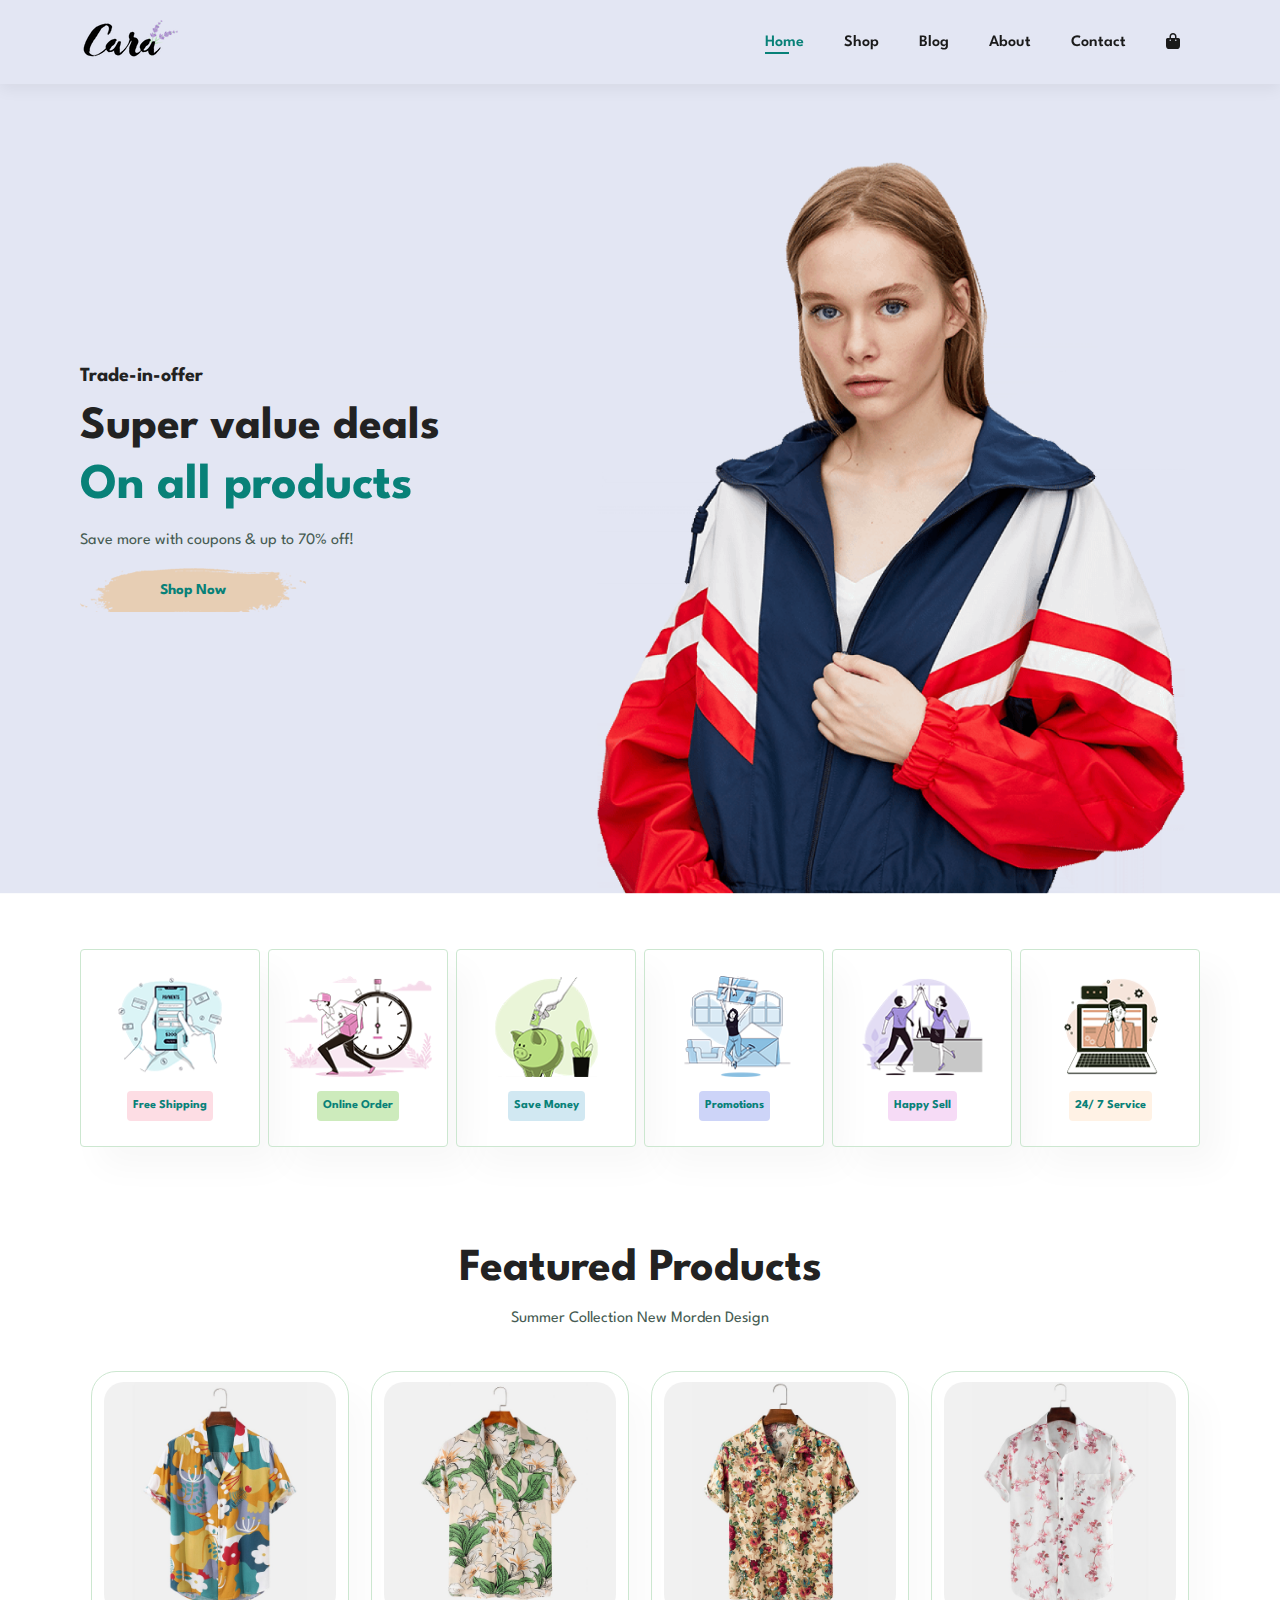
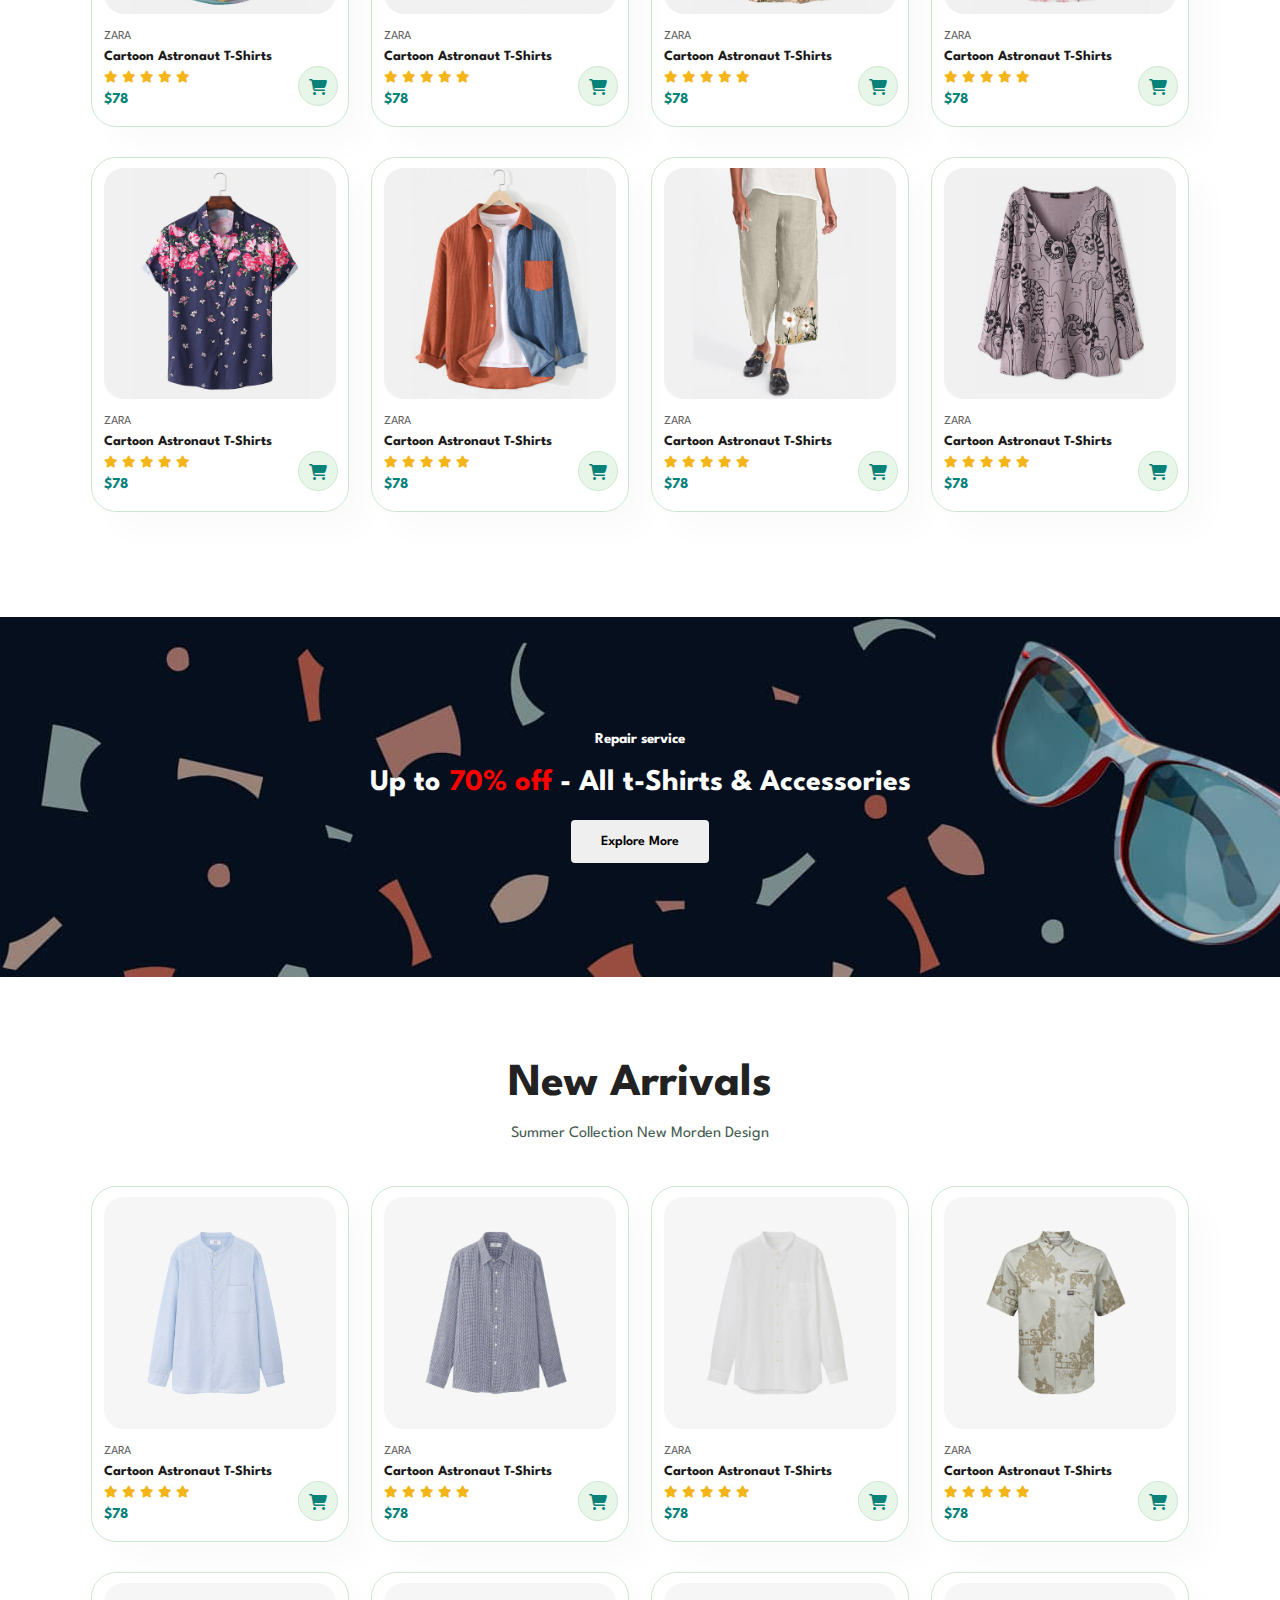
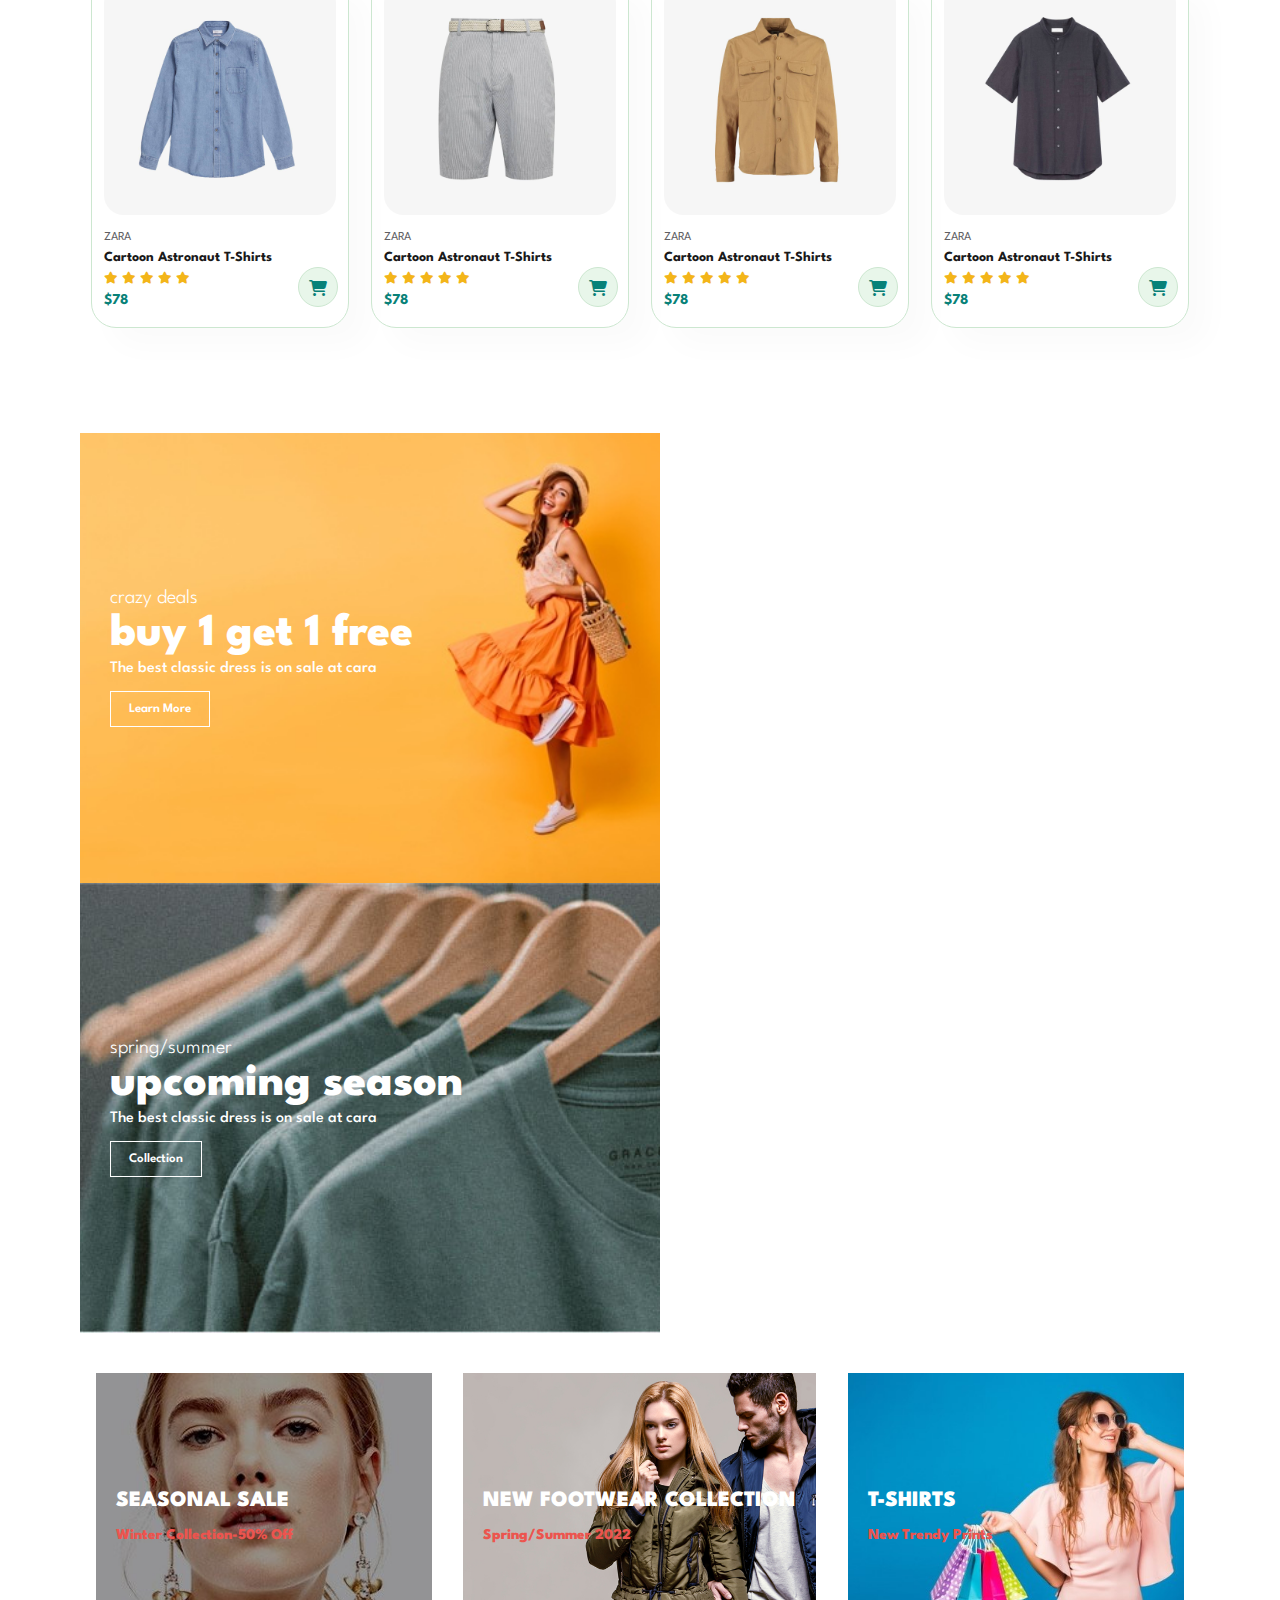
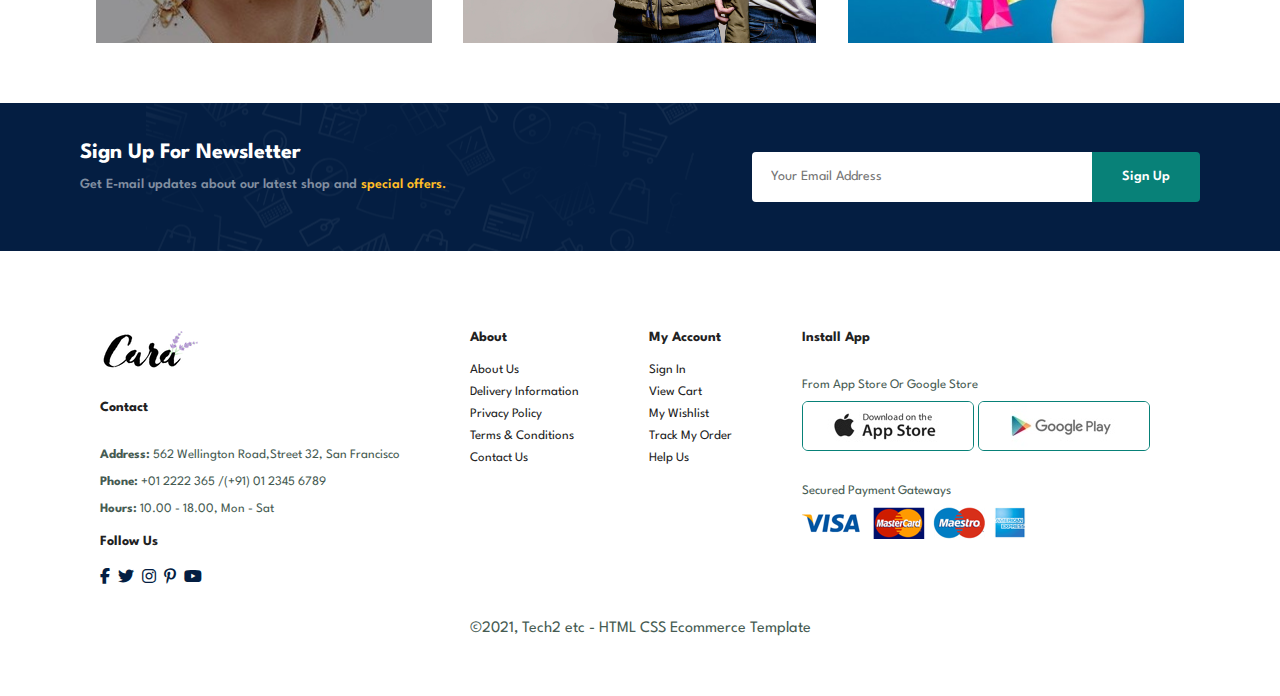
<file: index.html>
<!DOCTYPE html>
<html lang="en">
<head>
    <meta charset="UTF-8">
    <meta name="viewport" content="width=device-width, initial-scale=1.0">
    <title>E-Commerce</title>
    <link rel="stylesheet" href="https://cdnjs.cloudflare.com/ajax/libs/font-awesome/6.6.0/css/all.min.css"/>
    <link rel="stylesheet" href="style.css">
</head>
<body>
   <section id="header">
    <a href="#"><img src="img/logo.png" class="logo" alt="logo"></a>

    <div>
        <ul id="navbar">
            <li><a class="active" href="index.html">Home</a></li>
            <li><a href="shop.html">Shop</a></li>
            <li><a href="blog.html">Blog</a></li>
            <li><a href="about.html">About</a></li>
            <li><a href="contact.html">Contact</a></li>
            <li id="sh-bag"><a href="cart.html"><i class="fa-solid fa-bag-shopping"></i></a></li>
            <a href="#" id="close"><i class="far fa-times"></i></a>
        </ul>
    </div>

    <div id="mobile">
        <a href="cart.html"><i class="fa-solid fa-bag-shopping"></i></a>
        <i id="bar" class="fas fa-outdent"></i>
    </div>
   </section>
   <section id="hero">
    <h4>Trade-in-offer</h4>
    <h2>Super value deals</h2>
    <h1>On all products</h1>
    <p>Save more with coupons & up to 70% off!</p>
    <button>Shop Now</button>
   </section>
   <section id="feature" class="section-p1">
    <div class="fe-box">
        <img src="img/features/f1.png" alt="Free Shipping">
        <h6>Free Shipping</h6>
    </div>
    <div class="fe-box">
        <img src="img/features/f2.png" alt="Online Order">
        <h6>Online Order</h6>
    </div>
    <div class="fe-box">
        <img src="img/features/f3.png" alt="Save Money">
        <h6>Save Money</h6>
    </div>
    <div class="fe-box">
        <img src="img/features/f4.png" alt="Promotions">
        <h6>Promotions</h6>
    </div>
    <div class="fe-box">
        <img src="img/features/f5.png" alt="Happy Sell">
        <h6>Happy Sell</h6>
    </div>
    <div class="fe-box">
        <img src="img/features/f6.png" alt="24/ 7 Service">
        <h6>24/ 7 Service</h6>
    </div>
   </section>
   <section id="product1" class="section-p1">
    <h2>Featured Products</h2>
    <p>Summer Collection New Morden Design</p>
    <div class="pro-container">
        <div class="pro">
            <img src="img/products/f1.jpg" alt="">
            <div class="des">
                <span>ZARA</span>
                <h5>Cartoon Astronaut T-Shirts</h5>
                <div class="star">
                    <i class="fas fa-star"></i>
                    <i class="fas fa-star"></i>
                    <i class="fas fa-star"></i>
                    <i class="fas fa-star"></i>
                    <i class="fas fa-star"></i>
                </div>
                <h4>$78</h4>
            </div>
            <a href="#"><i class="fas fa-shopping-cart cart"></i></a>
        </div>
        <div class="pro">
            <img src="img/products/f2.jpg" alt="">
            <div class="des">
                <span>ZARA</span>
                <h5>Cartoon Astronaut T-Shirts</h5>
                <div class="star">
                    <i class="fas fa-star"></i>
                    <i class="fas fa-star"></i>
                    <i class="fas fa-star"></i>
                    <i class="fas fa-star"></i>
                    <i class="fas fa-star"></i>
                </div>
                <h4>$78</h4>
            </div>
            <a href="#"><i class="fas fa-shopping-cart cart"></i></a>
        </div>
        <div class="pro">
            <img src="img/products/f3.jpg" alt="">
            <div class="des">
                <span>ZARA</span>
                <h5>Cartoon Astronaut T-Shirts</h5>
                <div class="star">
                    <i class="fas fa-star"></i>
                    <i class="fas fa-star"></i>
                    <i class="fas fa-star"></i>
                    <i class="fas fa-star"></i>
                    <i class="fas fa-star"></i>
                </div>
                <h4>$78</h4>
            </div>
            <a href="#"><i class="fas fa-shopping-cart cart"></i></a>
        </div>
        <div class="pro">
            <img src="img/products/f4.jpg" alt="">
            <div class="des">
                <span>ZARA</span>
                <h5>Cartoon Astronaut T-Shirts</h5>
                <div class="star">
                    <i class="fas fa-star"></i>
                    <i class="fas fa-star"></i>
                    <i class="fas fa-star"></i>
                    <i class="fas fa-star"></i>
                    <i class="fas fa-star"></i>
                </div>
                <h4>$78</h4>
            </div>
            <a href="#"><i class="fas fa-shopping-cart cart"></i></a>
        </div>
        <div class="pro">
            <img src="img/products/f5.jpg" alt="">
            <div class="des">
                <span>ZARA</span>
                <h5>Cartoon Astronaut T-Shirts</h5>
                <div class="star">
                    <i class="fas fa-star"></i>
                    <i class="fas fa-star"></i>
                    <i class="fas fa-star"></i>
                    <i class="fas fa-star"></i>
                    <i class="fas fa-star"></i>
                </div>
                <h4>$78</h4>
            </div>
            <a href="#"><i class="fas fa-shopping-cart cart"></i></a>
        </div>
        <div class="pro">
            <img src="img/products/f6.jpg" alt="">
            <div class="des">
                <span>ZARA</span>
                <h5>Cartoon Astronaut T-Shirts</h5>
                <div class="star">
                    <i class="fas fa-star"></i>
                    <i class="fas fa-star"></i>
                    <i class="fas fa-star"></i>
                    <i class="fas fa-star"></i>
                    <i class="fas fa-star"></i>
                </div>
                <h4>$78</h4>
            </div>
            <a href="#"><i class="fas fa-shopping-cart cart"></i></a>
        </div>
        <div class="pro">
            <img src="img/products/f7.jpg" alt="">
            <div class="des">
                <span>ZARA</span>
                <h5>Cartoon Astronaut T-Shirts</h5>
                <div class="star">
                    <i class="fas fa-star"></i>
                    <i class="fas fa-star"></i>
                    <i class="fas fa-star"></i>
                    <i class="fas fa-star"></i>
                    <i class="fas fa-star"></i>
                </div>
                <h4>$78</h4>
            </div>
            <a href="#"><i class="fas fa-shopping-cart cart"></i></a>
        </div>
        <div class="pro">
            <img src="img/products/f8.jpg" alt="">
            <div class="des">
                <span>ZARA</span>
                <h5>Cartoon Astronaut T-Shirts</h5>
                <div class="star">
                    <i class="fas fa-star"></i>
                    <i class="fas fa-star"></i>
                    <i class="fas fa-star"></i>
                    <i class="fas fa-star"></i>
                    <i class="fas fa-star"></i>
                </div>
                <h4>$78</h4>
            </div>
            <a href="#"><i class="fas fa-shopping-cart cart"></i></a>
        </div>
    </div>
   </section>
   <section id="banner" class="section-m1">
    <h4>Repair service</h4>
    <h2>Up to <span>70% off</span> - All t-Shirts & Accessories</h2>
    <button class="normal">Explore More</button>

   </section>
   <section id="product1" class="section-p1">
    <h2>New Arrivals</h2>
    <p>Summer Collection New Morden Design</p>
    <div class="pro-container">
        <div class="pro">
            <img src="img/products/n1.jpg" alt="">
            <div class="des">
                <span>ZARA</span>
                <h5>Cartoon Astronaut T-Shirts</h5>
                <div class="star">
                    <i class="fas fa-star"></i>
                    <i class="fas fa-star"></i>
                    <i class="fas fa-star"></i>
                    <i class="fas fa-star"></i>
                    <i class="fas fa-star"></i>
                </div>
                <h4>$78</h4>
            </div>
            <a href="#"><i class="fas fa-shopping-cart cart"></i></a>
        </div>
        <div class="pro">
            <img src="img/products/n2.jpg" alt="">
            <div class="des">
                <span>ZARA</span>
                <h5>Cartoon Astronaut T-Shirts</h5>
                <div class="star">
                    <i class="fas fa-star"></i>
                    <i class="fas fa-star"></i>
                    <i class="fas fa-star"></i>
                    <i class="fas fa-star"></i>
                    <i class="fas fa-star"></i>
                </div>
                <h4>$78</h4>
            </div>
            <a href="#"><i class="fas fa-shopping-cart cart"></i></a>
        </div>
        <div class="pro">
            <img src="img/products/n3.jpg" alt="">
            <div class="des">
                <span>ZARA</span>
                <h5>Cartoon Astronaut T-Shirts</h5>
                <div class="star">
                    <i class="fas fa-star"></i>
                    <i class="fas fa-star"></i>
                    <i class="fas fa-star"></i>
                    <i class="fas fa-star"></i>
                    <i class="fas fa-star"></i>
                </div>
                <h4>$78</h4>
            </div>
            <a href="#"><i class="fas fa-shopping-cart cart"></i></a>
        </div>
        <div class="pro">
            <img src="img/products/n4.jpg" alt="">
            <div class="des">
                <span>ZARA</span>
                <h5>Cartoon Astronaut T-Shirts</h5>
                <div class="star">
                    <i class="fas fa-star"></i>
                    <i class="fas fa-star"></i>
                    <i class="fas fa-star"></i>
                    <i class="fas fa-star"></i>
                    <i class="fas fa-star"></i>
                </div>
                <h4>$78</h4>
            </div>
            <a href="#"><i class="fas fa-shopping-cart cart"></i></a>
        </div>
        <div class="pro">
            <img src="img/products/n5.jpg" alt="">
            <div class="des">
                <span>ZARA</span>
                <h5>Cartoon Astronaut T-Shirts</h5>
                <div class="star">
                    <i class="fas fa-star"></i>
                    <i class="fas fa-star"></i>
                    <i class="fas fa-star"></i>
                    <i class="fas fa-star"></i>
                    <i class="fas fa-star"></i>
                </div>
                <h4>$78</h4>
            </div>
            <a href="#"><i class="fas fa-shopping-cart cart"></i></a>
        </div>
        <div class="pro">
            <img src="img/products/n6.jpg" alt="">
            <div class="des">
                <span>ZARA</span>
                <h5>Cartoon Astronaut T-Shirts</h5>
                <div class="star">
                    <i class="fas fa-star"></i>
                    <i class="fas fa-star"></i>
                    <i class="fas fa-star"></i>
                    <i class="fas fa-star"></i>
                    <i class="fas fa-star"></i>
                </div>
                <h4>$78</h4>
            </div>
            <a href="#"><i class="fas fa-shopping-cart cart"></i></a>
        </div>
        <div class="pro">
            <img src="img/products/n7.jpg" alt="">
            <div class="des">
                <span>ZARA</span>
                <h5>Cartoon Astronaut T-Shirts</h5>
                <div class="star">
                    <i class="fas fa-star"></i>
                    <i class="fas fa-star"></i>
                    <i class="fas fa-star"></i>
                    <i class="fas fa-star"></i>
                    <i class="fas fa-star"></i>
                </div>
                <h4>$78</h4>
            </div>
            <a href="#"><i class="fas fa-shopping-cart cart"></i></a>
        </div>
        <div class="pro">
            <img src="img/products/n8.jpg" alt="">
            <div class="des">
                <span>ZARA</span>
                <h5>Cartoon Astronaut T-Shirts</h5>
                <div class="star">
                    <i class="fas fa-star"></i>
                    <i class="fas fa-star"></i>
                    <i class="fas fa-star"></i>
                    <i class="fas fa-star"></i>
                    <i class="fas fa-star"></i>
                </div>
                <h4>$78</h4>
            </div>
            <a href="#"><i class="fas fa-shopping-cart cart"></i></a>
        </div>
    </div>
   </section>
   <section id="sm-banner" class="section-p1">
    <div class="banner-box">
        <h4>crazy deals</h4>
        <h2>buy 1 get 1 free</h2>
        <span>The best classic dress is on sale at cara</span>
        <button class="white">Learn More</button>
    </div>
    <div class="banner-box banner-box2">
        <h4>spring/summer</h4>
        <h2>upcoming season</h2>
        <span>The best classic dress is on sale at cara</span>
        <button class="white">Collection</button>
    </div>
   </section>
   <section id="banner3">
    <div class="banner-box">
        <h2>SEASONAL SALE</h2>
        <h3>Winter Collection-50% Off</h3>
    </div>
    <div class="banner-box banner-box2">
        <h2>NEW FOOTWEAR COLLECTION</h2>
        <h3>Spring/Summer 2022</h3>
    </div>
    <div class="banner-box banner-box3">
        <h2>T-SHIRTS</h2>
        <h3>New Trendy Prints</h3>
    </div>
    </div>
   </section>
   <section id="newsletter" class="section-p1 section-m1">
    <div class="newstext">
        <h4>Sign Up For Newsletter</h4>
        <p>Get E-mail updates about our latest shop and <span>special offers.</span> </p>
        <p></p>
    </div>
    <div class="form">
        <input type="text" placeholder="Your Email Address"> 
        <button class="normal">Sign Up</button>
    </div>
   </section>
   <footer class="section-p1">
    <div class="col">
        <img class="logo" src="img/logo.png" alt="">
        <h4>Contact</h4>
        <p><strong>Address: </strong>562 Wellington Road,Street 32, San Francisco</p>
        <p><strong>Phone: </strong>+01 2222 365 /(+91) 01 2345 6789</p>
        <p><strong>Hours: </strong>10.00 - 18.00, Mon - Sat</p>
        <div class="follow">
            <h4>Follow Us</h4>
            <div class="icon">
                <i class="fab fa-facebook-f"></i>
                <i class="fab fa-twitter"></i>
                <i class="fab fa-instagram"></i>
                <i class="fab fa-pinterest-p"></i>
                <i class="fab fa-youtube"></i>
            </div>
        </div>
    </div>
    <div class="col">
        <h4>About</h4>
        <a href="#">About Us</a>
        <a href="#">Delivery Information</a>
        <a href="#">Privacy Policy</a>
        <a href="#">Terms & Conditions</a>
        <a href="#">Contact Us</a>
    </div>

    <div class="col">
        <h4>My Account</h4>
        <a href="#">Sign In</a>
        <a href="#">View Cart</a>
        <a href="#">My Wishlist</a>
        <a href="#">Track My Order</a>
        <a href="#">Help Us</a>
    </div>

    <div class="col install">
        <h4>Install App</h4>
        <p>From App Store Or Google Store</p>
        <div class="row">
            <img src="img/pay/app.jpg" alt="">
            <img src="img/pay/play.jpg" alt="">
        </div>
        <p>Secured Payment Gateways</p>
        <img src="img/pay/pay.png" alt="">
    </div>

    <div class="copyright">
        <p>&COPY;2021, Tech2 etc - HTML CSS Ecommerce Template</p>
    </div>

 </footer>
    <script src="script.js"></script>
</body>
</html>
</file>
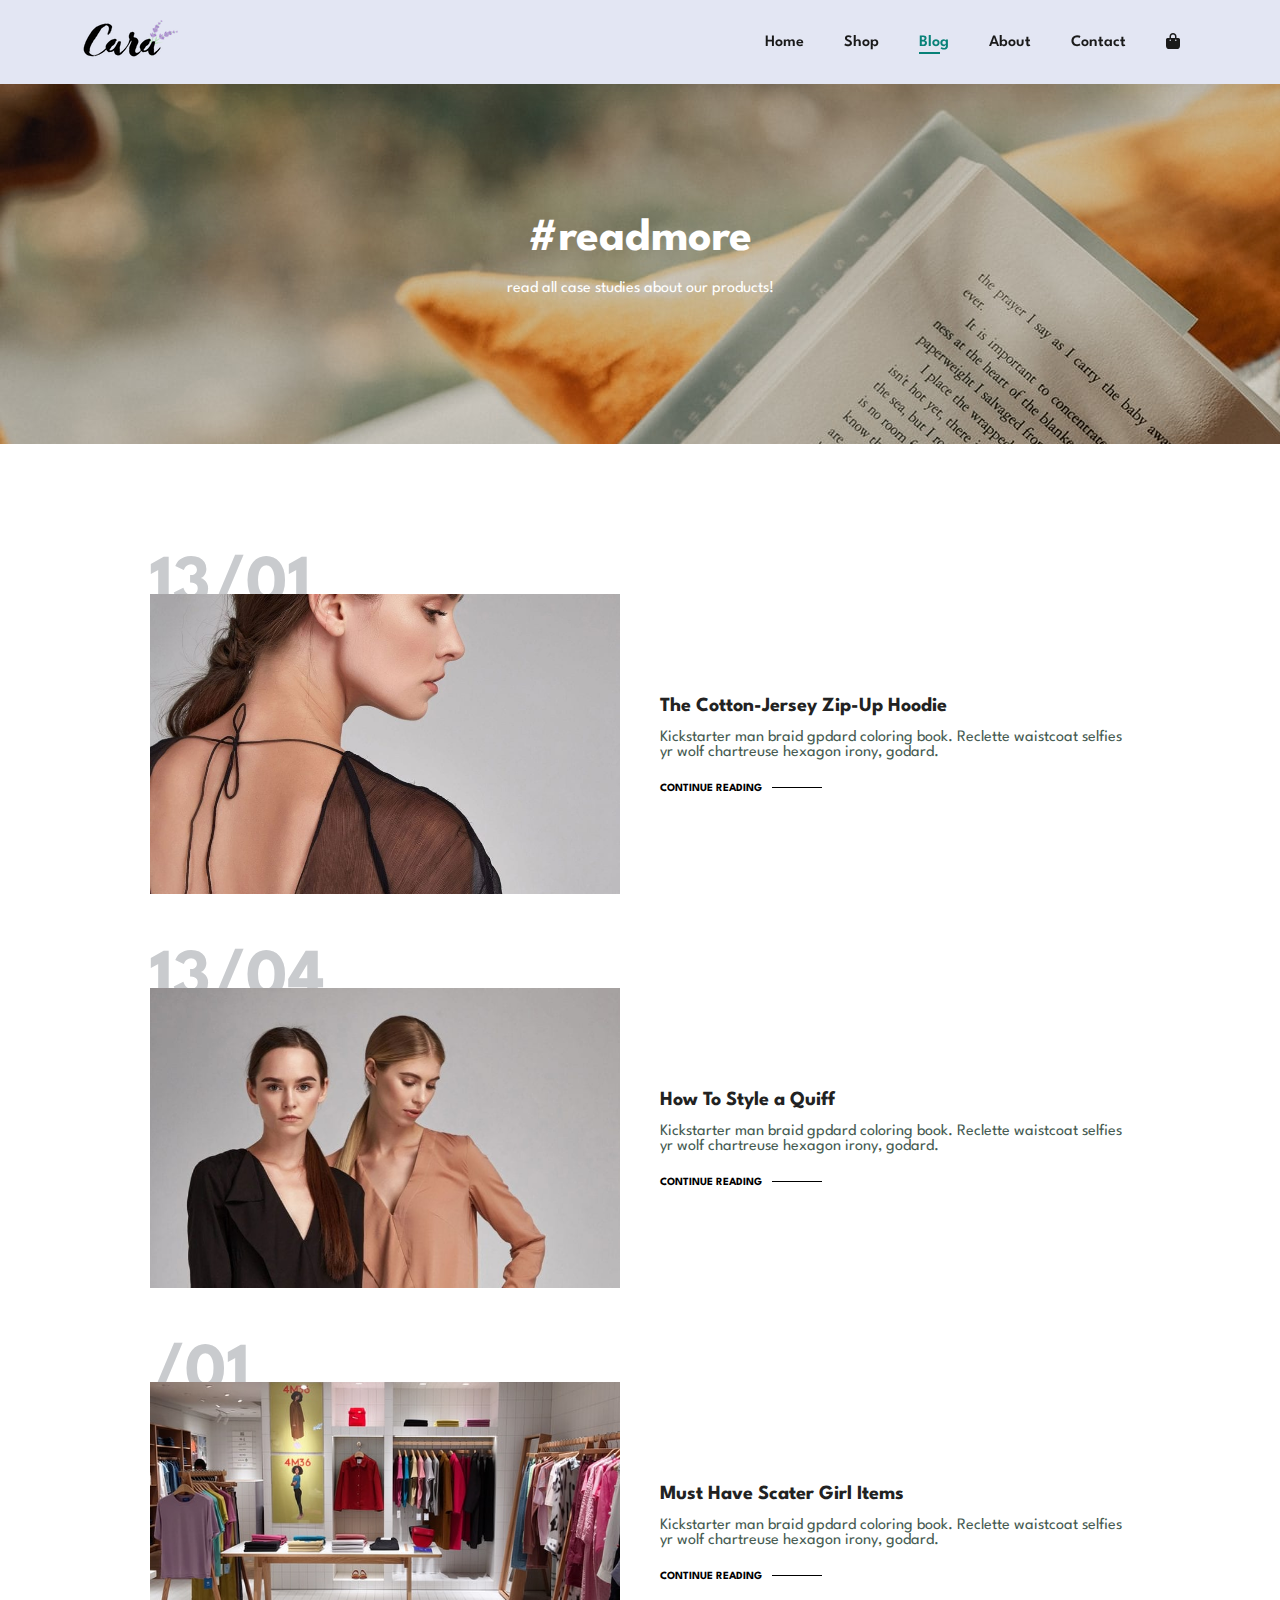
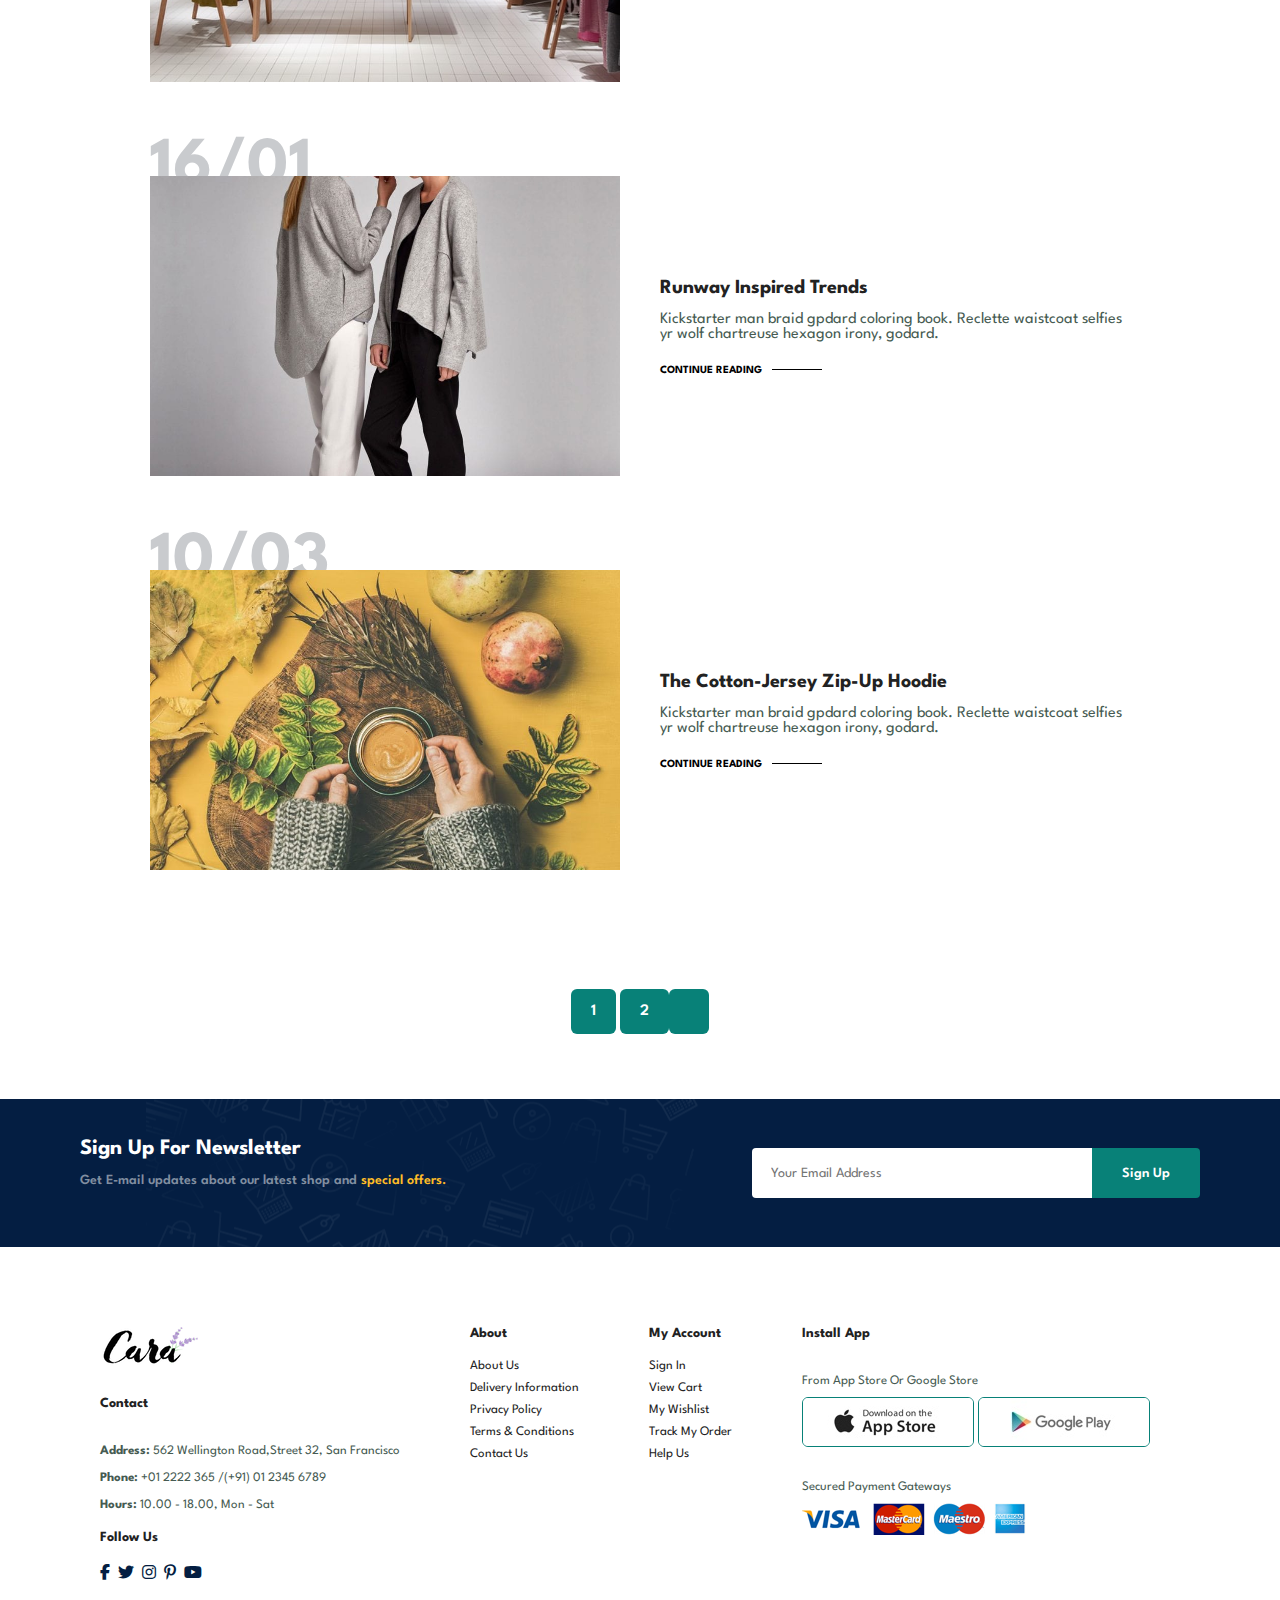
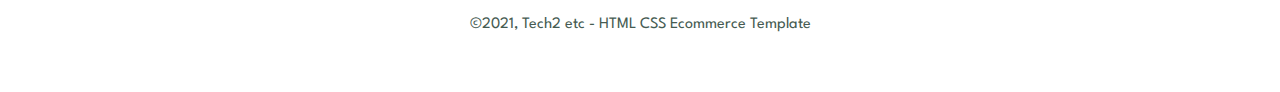
<file: blog.html>
<!DOCTYPE html>
<html lang="en">
  <head>
    <meta charset="UTF-8" />
    <meta name="viewport" content="width=device-width, initial-scale=1.0" />
    <title>E-Commerce</title>
    <link
      rel="stylesheet"
      href="https://cdnjs.cloudflare.com/ajax/libs/font-awesome/6.6.0/css/all.min.css"
    />
    <link rel="stylesheet" href="style.css" />
  </head>
  <body>
    <section id="header">
      <a href="#"><img src="img/logo.png" class="logo" alt="logo" /></a>

      <div>
        <ul id="navbar">
          <li><a href="index.html">Home</a></li>
          <li><a href="shop.html">Shop</a></li>
          <li><a class="active" href="blog.html">Blog</a></li>
          <li><a href="about.html">About</a></li>
          <li><a href="contact.html">Contact</a></li>
          <li id="sh-bag">
            <a href="cart.html"><i class="fa-solid fa-bag-shopping"></i></a>
          </li>
          <a href="#" id="close"><i class="far fa-times"></i></a>
        </ul>
      </div>

      <div id="mobile">
        <a href="cart.html"><i class="fa-solid fa-bag-shopping"></i></a>
        <i id="bar" class="fas fa-outdent"></i>
      </div>
    </section>
    <section id="page-header" class="blog-header">
      <h2>#readmore</h2>
      <p>read all case studies about our products!</p>
    </section>
    <section id="blog">
        <div class="blog-box">
            <div class="blog-img">
                <img src="img/blog/b1.jpg" alt="">
            </div>
            <div class="blog-details">
                <h4>The Cotton-Jersey Zip-Up Hoodie</h4>
                <p>Kickstarter man braid gpdard coloring book. Reclette waistcoat selfies yr wolf chartreuse hexagon irony, godard.</p>
                <a href="#">CONTINUE READING</a>
            </div>
            <h1>13/01</h1>
        </div>
        <div class="blog-box">
            <div class="blog-img">
                <img src="img/blog/b2.jpg" alt="">
            </div>
            <div class="blog-details">
                <h4>How To Style a Quiff</h4>
                <p>Kickstarter man braid gpdard coloring book. Reclette waistcoat selfies yr wolf chartreuse hexagon irony, godard.</p>
                <a href="#">CONTINUE READING</a>
            </div>
            <h1>13/04</h1>
        </div>
        <div class="blog-box">
            <div class="blog-img">
                <img src="img/blog/b3.jpg" alt="">
            </div>
            <div class="blog-details">
                <h4>Must Have Scater Girl Items</h4>
                <p>Kickstarter man braid gpdard coloring book. Reclette waistcoat selfies yr wolf chartreuse hexagon irony, godard.</p>
                <a href="#">CONTINUE READING</a>
            </div>
            <h1>/01</h1>
        </div>
        <div class="blog-box">
            <div class="blog-img">
                <img src="img/blog/b4.jpg" alt="">
            </div>
            <div class="blog-details">
                <h4>Runway Inspired Trends</h4>
                <p>Kickstarter man braid gpdard coloring book. Reclette waistcoat selfies yr wolf chartreuse hexagon irony, godard.</p>
                <a href="#">CONTINUE READING</a>
            </div>
            <h1>16/01</h1>
        </div>
        <div class="blog-box">
            <div class="blog-img">
                <img src="img/blog/b6.jpg" alt="">
            </div>
            <div class="blog-details">
                <h4>The Cotton-Jersey Zip-Up Hoodie</h4>
                <p>Kickstarter man braid gpdard coloring book. Reclette waistcoat selfies yr wolf chartreuse hexagon irony, godard.</p>
                <a href="#">CONTINUE READING</a>
            </div>
            <h1>10/03</h1>
        </div>
    </section>
    <section id="pagination" class="section-p1">
      <a href="#">1</a>
      <a href="#">2</a>
      <a href="#"><i class="fal fa-long-arrow-alt-right"></i></a>
    </section>
    <section id="newsletter" class="section-p1 section-m1">
      <div class="newstext">
        <h4>Sign Up For Newsletter</h4>
        <p>
          Get E-mail updates about our latest shop and
          <span>special offers.</span>
        </p>
        <p></p>
      </div>
      <div class="form">
        <input type="text" placeholder="Your Email Address" />
        <button class="normal">Sign Up</button>
      </div>
    </section>
    <footer class="section-p1">
      <div class="col">
        <img class="logo" src="img/logo.png" alt="" />
        <h4>Contact</h4>
        <p>
          <strong>Address: </strong>562 Wellington Road,Street 32, San Francisco
        </p>
        <p><strong>Phone: </strong>+01 2222 365 /(+91) 01 2345 6789</p>
        <p><strong>Hours: </strong>10.00 - 18.00, Mon - Sat</p>
        <div class="follow">
          <h4>Follow Us</h4>
          <div class="icon">
            <i class="fab fa-facebook-f"></i>
            <i class="fab fa-twitter"></i>
            <i class="fab fa-instagram"></i>
            <i class="fab fa-pinterest-p"></i>
            <i class="fab fa-youtube"></i>
          </div>
        </div>
      </div>
      <div class="col">
        <h4>About</h4>
        <a href="#">About Us</a>
        <a href="#">Delivery Information</a>
        <a href="#">Privacy Policy</a>
        <a href="#">Terms & Conditions</a>
        <a href="#">Contact Us</a>
      </div>

      <div class="col">
        <h4>My Account</h4>
        <a href="#">Sign In</a>
        <a href="#">View Cart</a>
        <a href="#">My Wishlist</a>
        <a href="#">Track My Order</a>
        <a href="#">Help Us</a>
      </div>

      <div class="col install">
        <h4>Install App</h4>
        <p>From App Store Or Google Store</p>
        <div class="row">
          <img src="img/pay/app.jpg" alt="" />
          <img src="img/pay/play.jpg" alt="" />
        </div>
        <p>Secured Payment Gateways</p>
        <img src="img/pay/pay.png" alt="" />
      </div>

      <div class="copyright">
        <p>&COPY;2021, Tech2 etc - HTML CSS Ecommerce Template</p>
      </div>
    </footer>
    <script src="script.js"></script>
  </body>
</html>
</file>
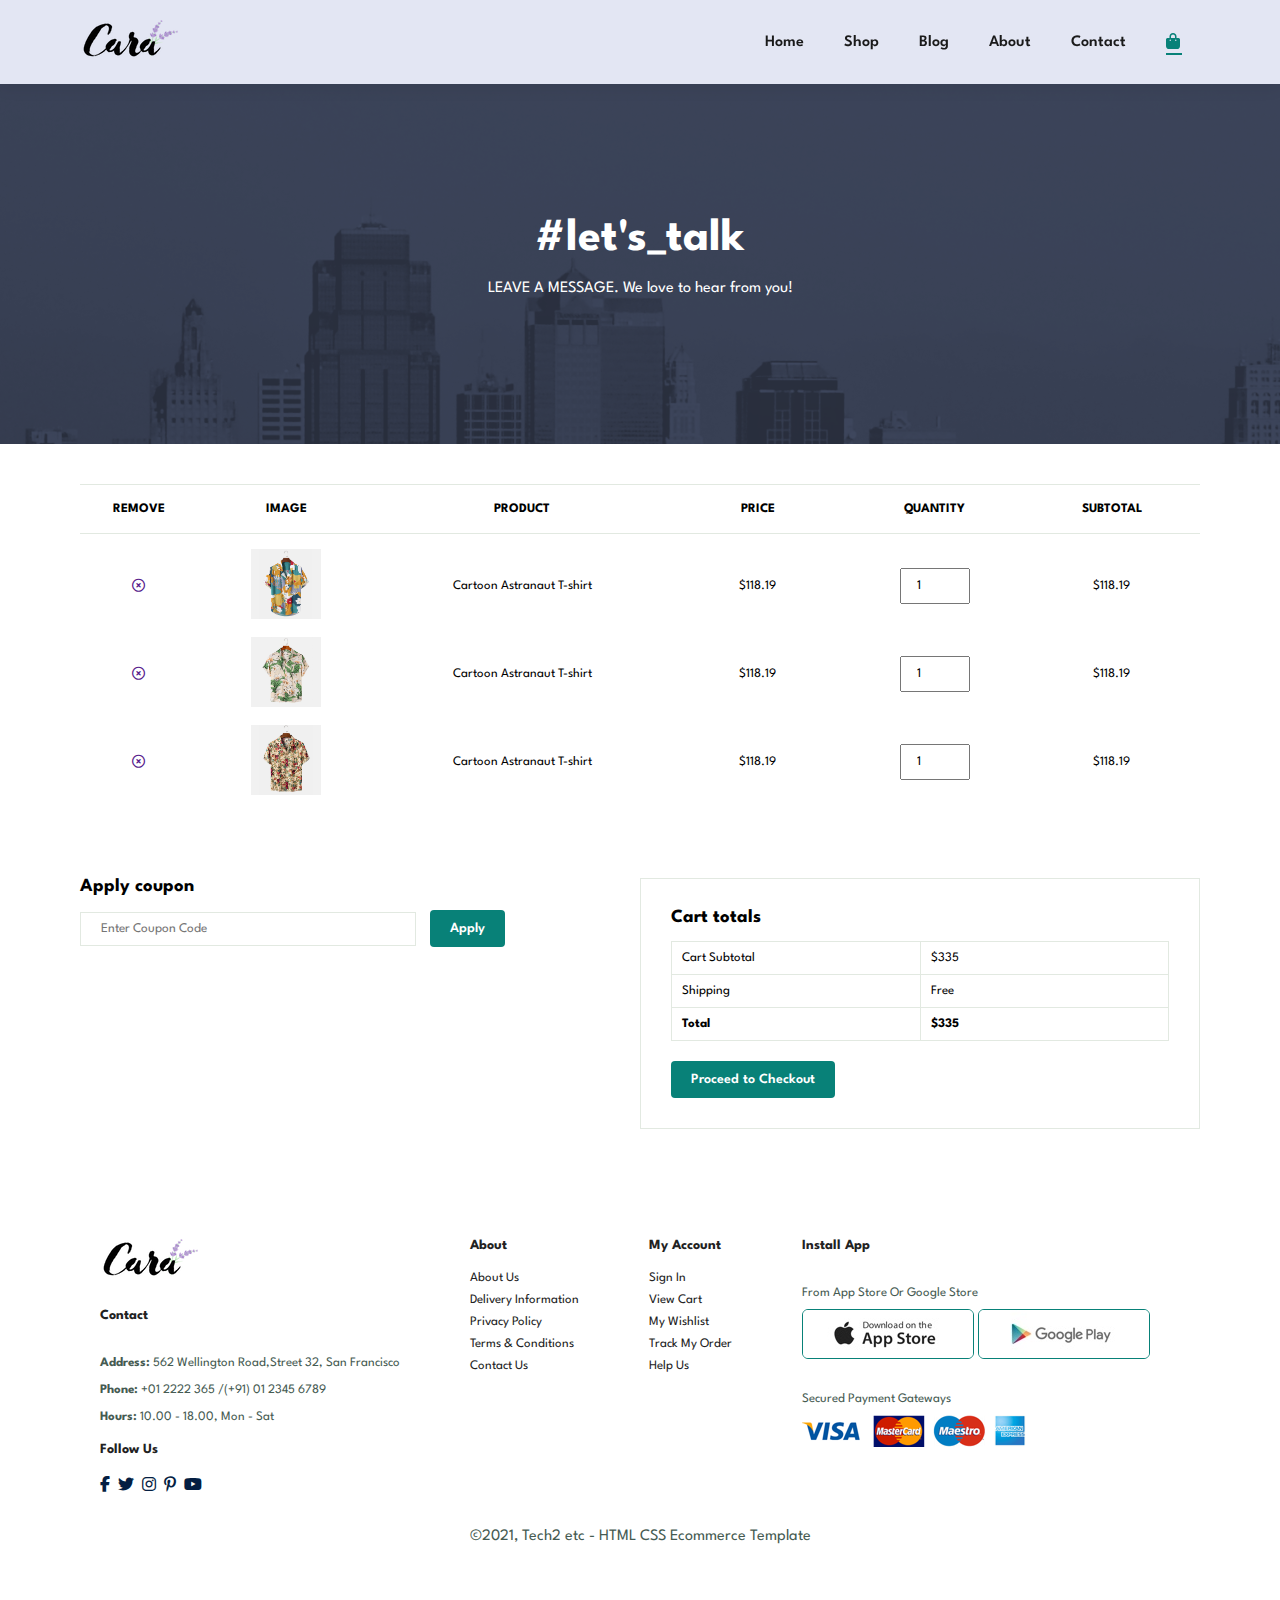
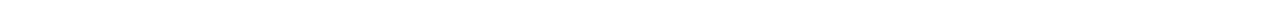
<file: cart.html>
<!DOCTYPE html>
<html lang="en">
  <head>
    <meta charset="UTF-8" />
    <meta name="viewport" content="width=device-width, initial-scale=1.0" />
    <title>E-Commerce</title>
    <link
      rel="stylesheet"
      href="https://cdnjs.cloudflare.com/ajax/libs/font-awesome/6.6.0/css/all.min.css"
    />
    <link rel="stylesheet" href="style.css" />
  </head>
  <body>
    <section id="header">
      <a href="#"><img src="img/logo.png" class="logo" alt="logo" /></a>

      <div>
        <ul id="navbar">
          <li><a href="index.html">Home</a></li>
          <li><a href="shop.html">Shop</a></li>
          <li><a href="blog.html">Blog</a></li>
          <li><a href="about.html">About</a></li>
          <li><a href="contact.html">Contact</a></li>
          <li id="sh-bag">
            <a class="active" href="cart.html"><i class="fa-solid fa-bag-shopping"></i></a>
          </li>
          <a href="#" id="close"><i class="far fa-times"></i></a>
        </ul>
      </div>

      <div id="mobile">
        <a href="cart.html"><i class="fa-solid fa-bag-shopping"></i></a>
        <i id="bar" class="fas fa-outdent"></i>
      </div>
    </section>
    <section id="page-header" class="about-header">
      <h2>#let's_talk</h2>
      <p>LEAVE A MESSAGE. We love to hear from you!</p>
    </section>
    <section id="cart" class="section-p1">
        <table width="100%">
            <thead>
                <tr>
                    <td>Remove</td>
                    <td>Image</td>
                    <td>Product</td>
                    <td>Price</td>
                    <td>Quantity</td>
                    <td>Subtotal</td>
                </tr>
            </thead>
            <tbody>
                <tr>
                    <td><a href=""><i class="far fa-times-circle"></i></a></td>
                    <td><img src="img/products/f1.jpg" alt=""></td>
                    <td>Cartoon Astranaut T-shirt</td>
                    <td>$118.19</td>
                    <td><input type="number" value="1"></td>
                    <td>$118.19</td>
                </tr>
                <tr>
                    <td><a href=""><i class="far fa-times-circle"></i></a></td>
                    <td><img src="img/products/f2.jpg" alt=""></td>
                    <td>Cartoon Astranaut T-shirt</td>
                    <td>$118.19</td>
                    <td><input type="number" value="1"></td>
                    <td>$118.19</td>
                </tr>
                <tr>
                    <td><a href=""><i class="far fa-times-circle"></i></a></td>
                    <td><img src="img/products/f3.jpg" alt=""></td>
                    <td>Cartoon Astranaut T-shirt</td>
                    <td>$118.19</td>
                    <td><input type="number" value="1"></td>
                    <td>$118.19</td>
                </tr>
            </tbody>
        </table>
    </section>
    <section id="cart-add" class="section-p1">
        <div id="coupon">
            <h3>Apply coupon</h3>
            <div>
                <input type="text" placeholder="Enter Coupon Code">
                <button class="normal">Apply</button>
            </div>
        </div>
        <div id="subtotal">
            <h3>Cart totals</h3>
            <table>
                <tr>
                    <td>Cart Subtotal</td>
                    <td>$335</td>
                </tr>
                <tr>
                    <td>Shipping</td>
                    <td>Free</td>
                </tr>
                <tr>
                    <td><strong>Total</strong></td>
                    <td><strong>$335</strong></td>
                </tr>
            </table>
            <button class="normal">Proceed to Checkout</button>
        </div>
    </section>
    <footer class="section-p1">
      <div class="col">
        <img class="logo" src="img/logo.png" alt="" />
        <h4>Contact</h4>
        <p>
          <strong>Address: </strong>562 Wellington Road,Street 32, San Francisco
        </p>
        <p><strong>Phone: </strong>+01 2222 365 /(+91) 01 2345 6789</p>
        <p><strong>Hours: </strong>10.00 - 18.00, Mon - Sat</p>
        <div class="follow">
          <h4>Follow Us</h4>
          <div class="icon">
            <i class="fab fa-facebook-f"></i>
            <i class="fab fa-twitter"></i>
            <i class="fab fa-instagram"></i>
            <i class="fab fa-pinterest-p"></i>
            <i class="fab fa-youtube"></i>
          </div>
        </div>
      </div>
      <div class="col">
        <h4>About</h4>
        <a href="#">About Us</a>
        <a href="#">Delivery Information</a>
        <a href="#">Privacy Policy</a>
        <a href="#">Terms & Conditions</a>
        <a href="#">Contact Us</a>
      </div>

      <div class="col">
        <h4>My Account</h4>
        <a href="#">Sign In</a>
        <a href="#">View Cart</a>
        <a href="#">My Wishlist</a>
        <a href="#">Track My Order</a>
        <a href="#">Help Us</a>
      </div>

      <div class="col install">
        <h4>Install App</h4>
        <p>From App Store Or Google Store</p>
        <div class="row">
          <img src="img/pay/app.jpg" alt="" />
          <img src="img/pay/play.jpg" alt="" />
        </div>
        <p>Secured Payment Gateways</p>
        <img src="img/pay/pay.png" alt="" />
      </div>

      <div class="copyright">
        <p>&COPY;2021, Tech2 etc - HTML CSS Ecommerce Template</p>
      </div>
    </footer>
    <script src="script.js"></script>
  </body>
</html>
</file>
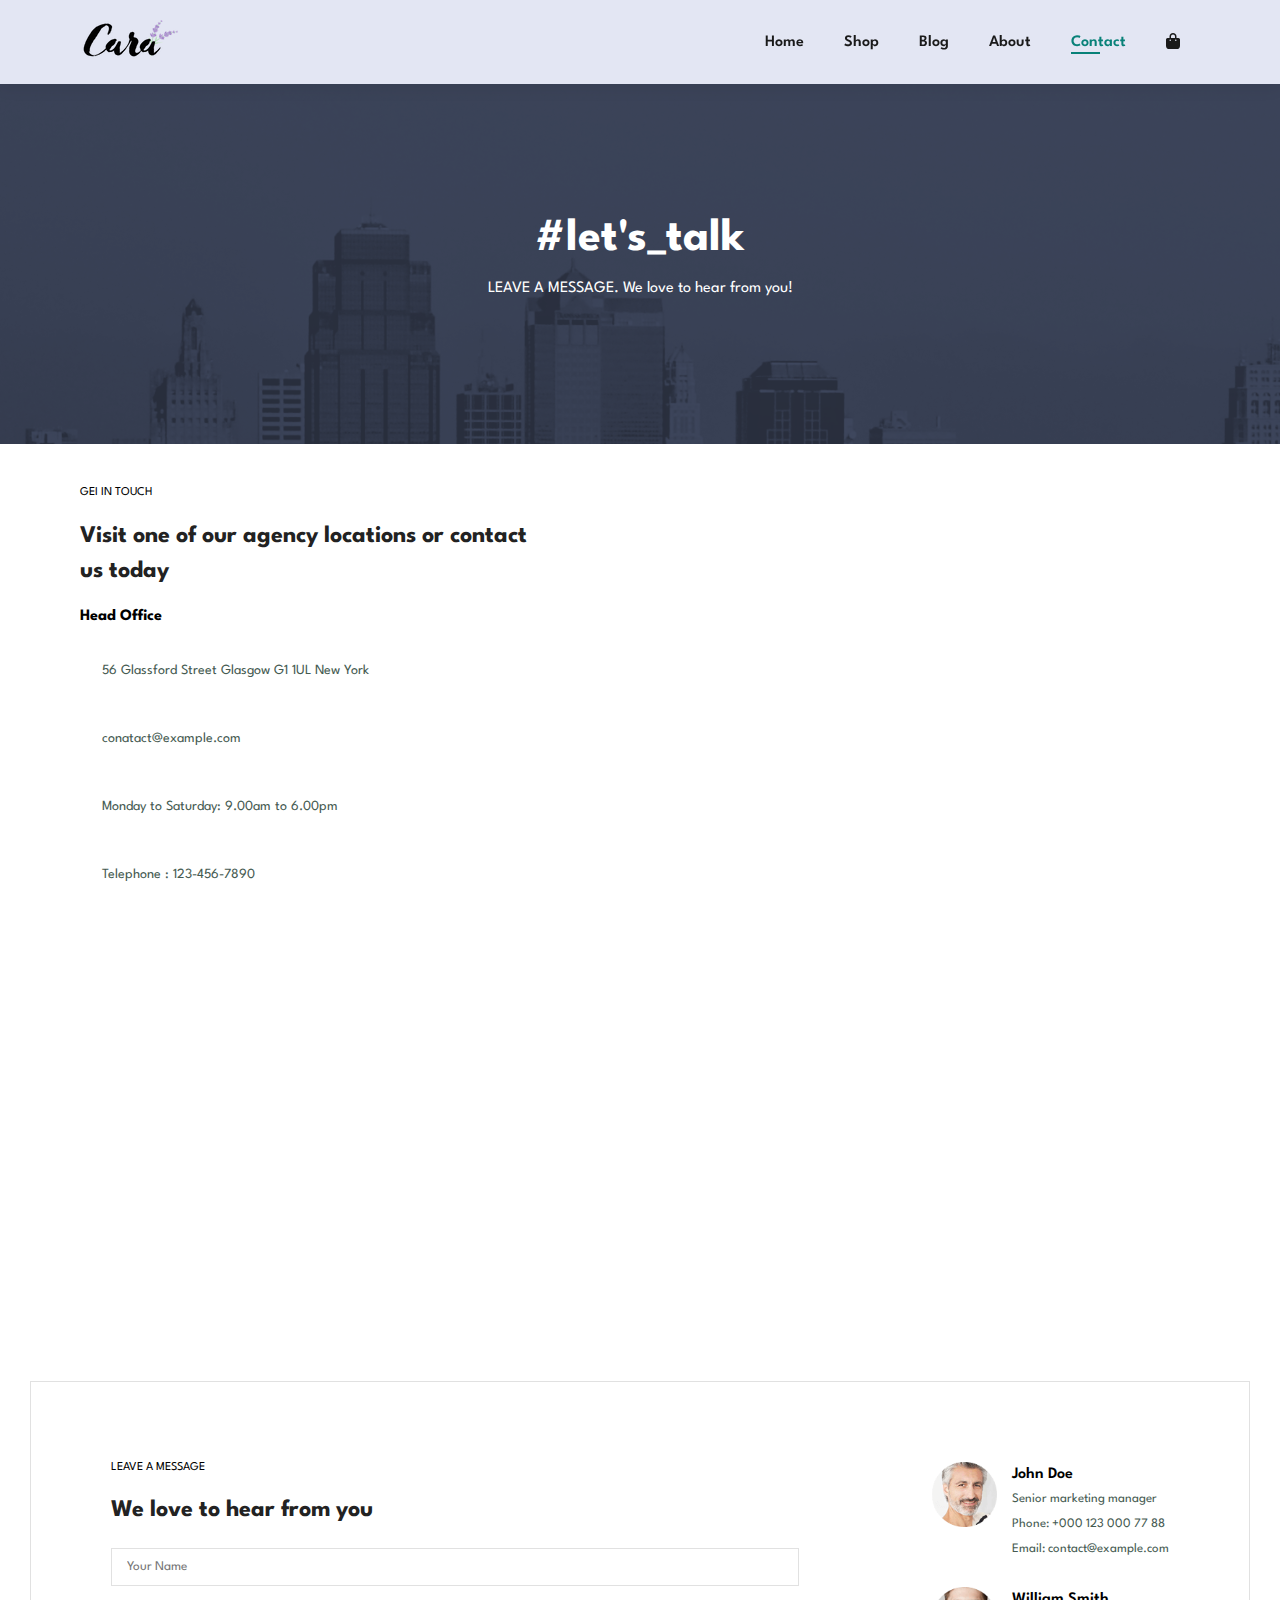
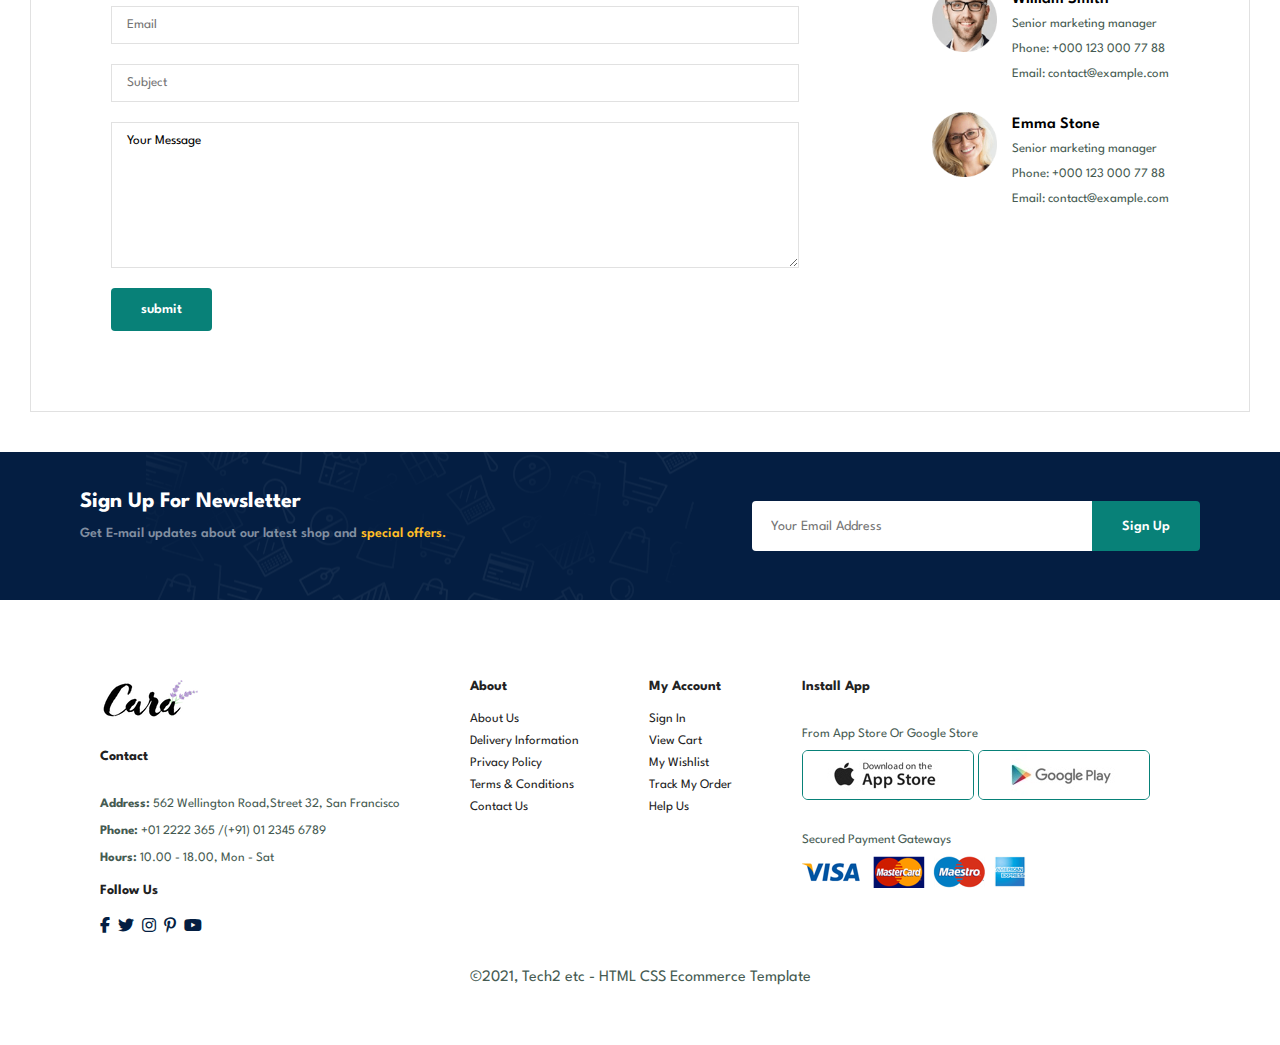
<file: contact.html>
<!DOCTYPE html>
<html lang="en">
  <head>
    <meta charset="UTF-8" />
    <meta name="viewport" content="width=device-width, initial-scale=1.0" />
    <title>E-Commerce</title>
    <link
      rel="stylesheet"
      href="https://cdnjs.cloudflare.com/ajax/libs/font-awesome/6.6.0/css/all.min.css"
    />
    <link rel="stylesheet" href="style.css" />
  </head>
  <body>
    <section id="header">
      <a href="#"><img src="img/logo.png" class="logo" alt="logo" /></a>

      <div>
        <ul id="navbar">
          <li><a href="index.html">Home</a></li>
          <li><a href="shop.html">Shop</a></li>
          <li><a href="blog.html">Blog</a></li>
          <li><a href="about.html">About</a></li>
          <li><a class="active" href="contact.html">Contact</a></li>
          <li id="sh-bag">
            <a href="cart.html"><i class="fa-solid fa-bag-shopping"></i></a>
          </li>
          <a href="#" id="close"><i class="far fa-times"></i></a>
        </ul>
      </div>

      <div id="mobile">
        <a href="cart.html"><i class="fa-solid fa-bag-shopping"></i></a>
        <i id="bar" class="fas fa-outdent"></i>
      </div>
    </section>
    <section id="page-header" class="about-header">
      <h2>#let's_talk</h2>
      <p>LEAVE A MESSAGE. We love to hear from you!</p>
    </section>
    <section id="contact-details" class="section-p1">
        <div class="details">
            <span>GEI IN TOUCH</span>
            <h2>Visit one of our agency locations or contact us today</h2>
            <h3>Head Office</h3>
            <div>
                <li>
                    <i class="fal fa-map"></i>
                    <p>56 Glassford Street Glasgow G1 1UL New York</p>
                </li>
                <li>
                    <i class="fal fa-envelope"></i>
                    <p>conatact@example.com</p>
                </li>
                <li>
                    <i class="fal fa-phone-alt"></i>
                    <p>Monday to Saturday: 9.00am to 6.00pm</p>
                </li>
                <li>
                    <i class="fal fa-map"></i>
                    <p>Telephone : 123-456-7890</p>
                </li>
            </div>
        </div>
        <div class="map">
            <iframe src="" frameborder="0" width="600" height="450" style="border: 0;" allowfullscreen="" loading="lazy"></iframe>
        </div>
    </section>
    <section id="form-datails">
        <form action="">
            <span>LEAVE A MESSAGE</span>
            <h2>We love to hear from you</h2>
            <input type="text" placeholder="Your Name">
            <input type="text" placeholder="Email">
            <input type="text" placeholder="Subject">
            <textarea name="" id="" cols="30" rows="10">Your Message</textarea>
            <button class="normal">submit</button>
        </form>
        <div class="people">
            <div>
                <img src="img/people/1.png" alt="">
                <p><span>John Doe</span>Senior marketing manager <br> Phone: +000 123 000 77 88 <br> Email: contact@example.com</p>
            </div>
            <div>
                <img src="img/people/2.png" alt="">
                <p><span>William Smith</span>Senior marketing manager <br> Phone: +000 123 000 77 88 <br> Email: contact@example.com</p>
            </div>
            <div>
                <img src="img/people/3.png" alt="">
                <p><span>Emma Stone</span>Senior marketing manager <br> Phone: +000 123 000 77 88 <br> Email: contact@example.com</p>
            </div>
        </div>
    </section>
    <section id="newsletter" class="section-p1 section-m1">
      <div class="newstext">
        <h4>Sign Up For Newsletter</h4>
        <p>
          Get E-mail updates about our latest shop and
          <span>special offers.</span>
        </p>
        <p></p>
      </div>
      <div class="form">
        <input type="text" placeholder="Your Email Address" />
        <button class="normal">Sign Up</button>
      </div>
    </section>
    <footer class="section-p1">
      <div class="col">
        <img class="logo" src="img/logo.png" alt="" />
        <h4>Contact</h4>
        <p>
          <strong>Address: </strong>562 Wellington Road,Street 32, San Francisco
        </p>
        <p><strong>Phone: </strong>+01 2222 365 /(+91) 01 2345 6789</p>
        <p><strong>Hours: </strong>10.00 - 18.00, Mon - Sat</p>
        <div class="follow">
          <h4>Follow Us</h4>
          <div class="icon">
            <i class="fab fa-facebook-f"></i>
            <i class="fab fa-twitter"></i>
            <i class="fab fa-instagram"></i>
            <i class="fab fa-pinterest-p"></i>
            <i class="fab fa-youtube"></i>
          </div>
        </div>
      </div>
      <div class="col">
        <h4>About</h4>
        <a href="#">About Us</a>
        <a href="#">Delivery Information</a>
        <a href="#">Privacy Policy</a>
        <a href="#">Terms & Conditions</a>
        <a href="#">Contact Us</a>
      </div>

      <div class="col">
        <h4>My Account</h4>
        <a href="#">Sign In</a>
        <a href="#">View Cart</a>
        <a href="#">My Wishlist</a>
        <a href="#">Track My Order</a>
        <a href="#">Help Us</a>
      </div>

      <div class="col install">
        <h4>Install App</h4>
        <p>From App Store Or Google Store</p>
        <div class="row">
          <img src="img/pay/app.jpg" alt="" />
          <img src="img/pay/play.jpg" alt="" />
        </div>
        <p>Secured Payment Gateways</p>
        <img src="img/pay/pay.png" alt="" />
      </div>

      <div class="copyright">
        <p>&COPY;2021, Tech2 etc - HTML CSS Ecommerce Template</p>
      </div>
    </footer>
    <script src="script.js"></script>
  </body>
</html>
</file>
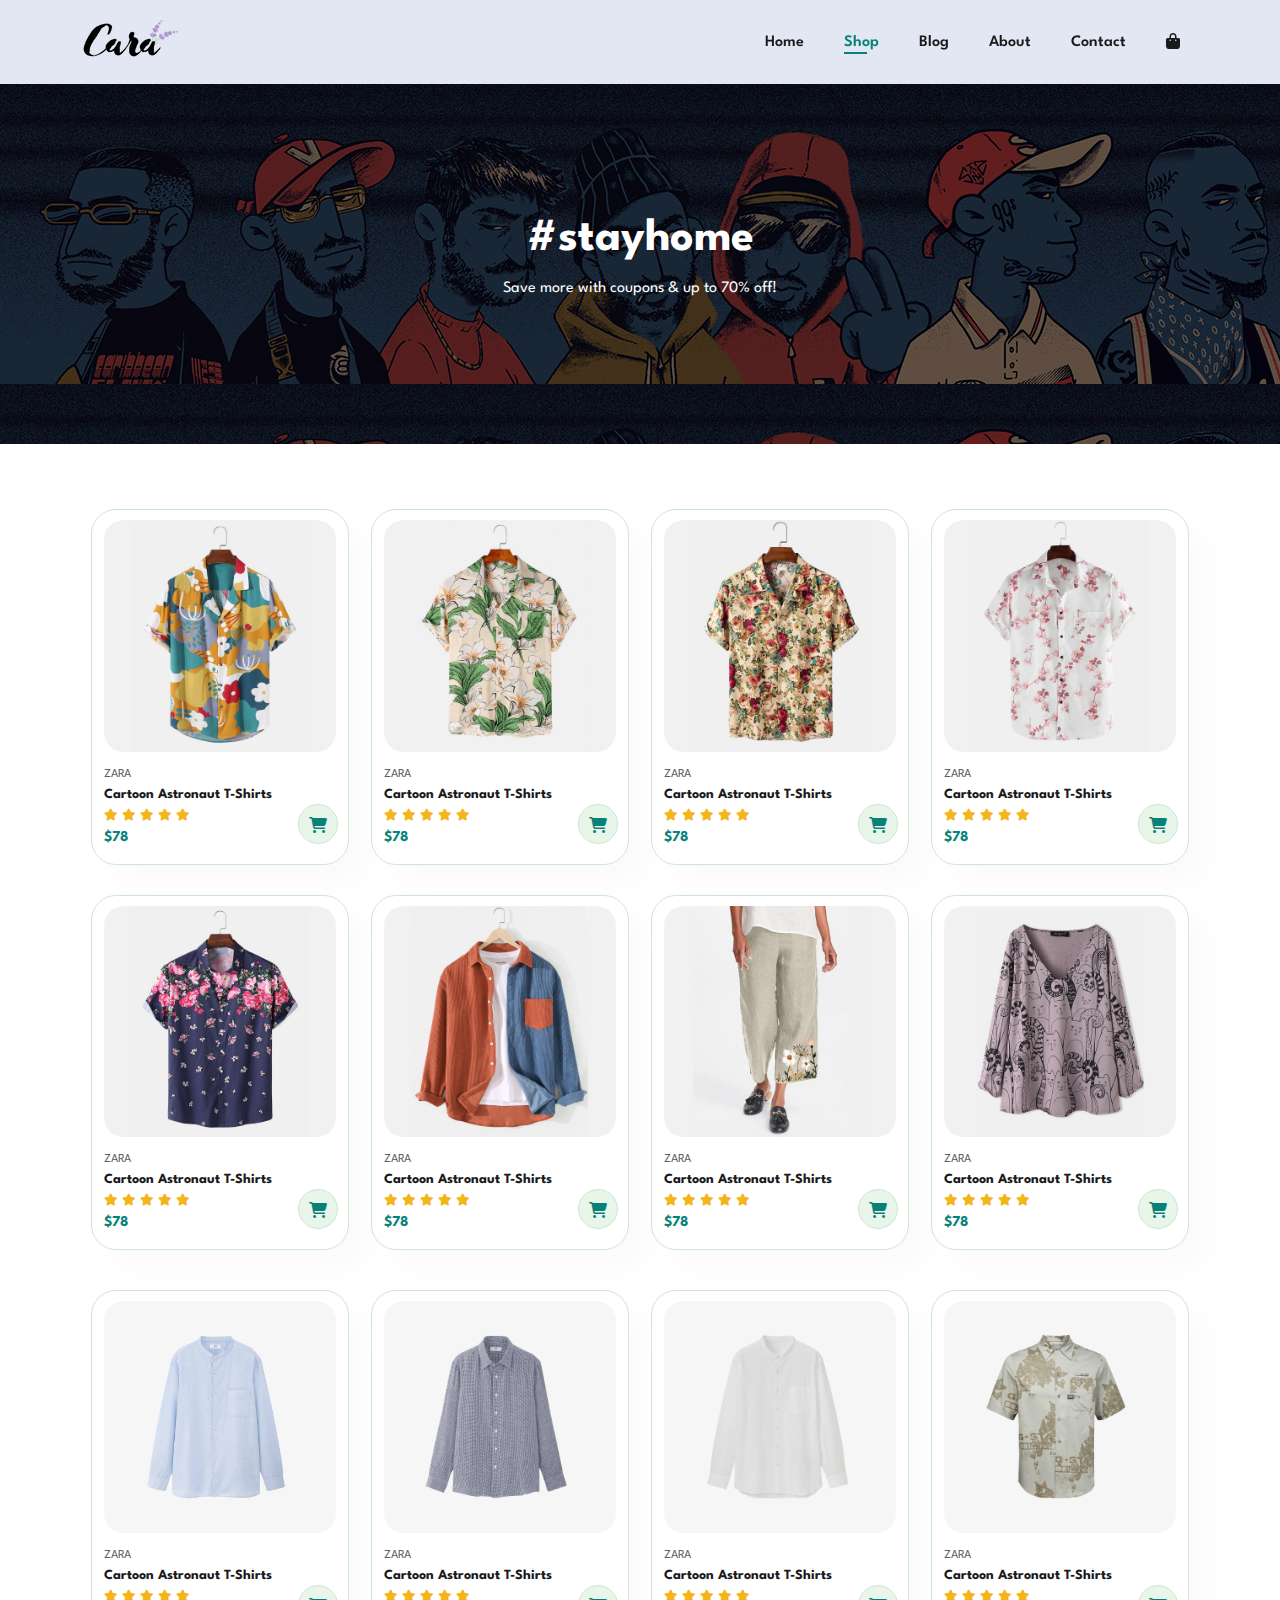
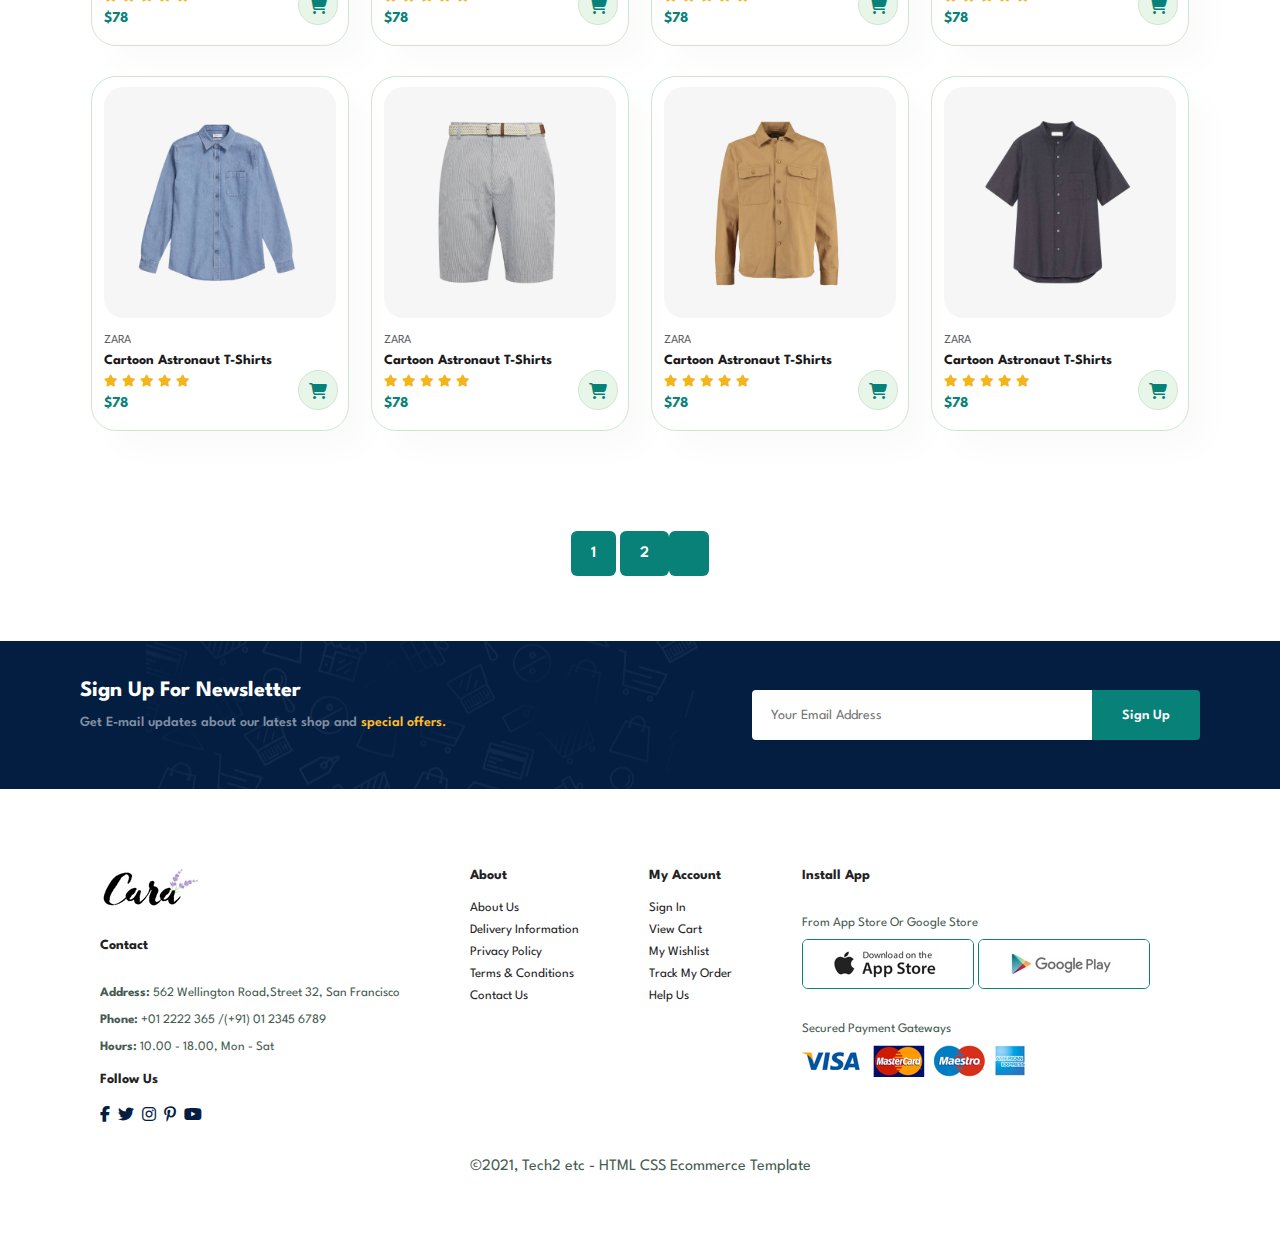
<file: shop.html>
<!DOCTYPE html>
<html lang="en">
<head>
    <meta charset="UTF-8">
    <meta name="viewport" content="width=device-width, initial-scale=1.0">
    <title>E-Commerce</title>
    <link rel="stylesheet" href="https://cdnjs.cloudflare.com/ajax/libs/font-awesome/6.6.0/css/all.min.css"/>
    <link rel="stylesheet" href="style.css">
</head>
<body>
   <section id="header">
    <a href="#"><img src="img/logo.png" class="logo" alt="logo"></a>

    <div>
        <ul id="navbar">
            <li><a  href="index.html">Home</a></li>
            <li><a class="active" href="shop.html">Shop</a></li>
            <li><a href="blog.html">Blog</a></li>
            <li><a href="about.html">About</a></li>
            <li><a href="contact.html">Contact</a></li>
            <li id="sh-bag"><a href="cart.html"><i class="fa-solid fa-bag-shopping"></i></a></li>
            <a href="#" id="close"><i class="far fa-times"></i></a>
        </ul>
    </div>

    <div id="mobile">
        <a href="cart.html"><i class="fa-solid fa-bag-shopping"></i></a>
        <i id="bar" class="fas fa-outdent"></i>
    </div>
   </section>
   <section id="page-header">
    <h2>#stayhome</h2>
    <p>Save more with coupons & up to 70% off!</p>
   </section>
   <section id="product1" class="section-p1">
    <div class="pro-container">
        <div class="pro" onclick = "window.location.href='sproduct.html'">
            <img src="img/products/f1.jpg" alt="">
            <div class="des">
                <span>ZARA</span>
                <h5>Cartoon Astronaut T-Shirts</h5>
                <div class="star">
                    <i class="fas fa-star"></i>
                    <i class="fas fa-star"></i>
                    <i class="fas fa-star"></i>
                    <i class="fas fa-star"></i>
                    <i class="fas fa-star"></i>
                </div>
                <h4>$78</h4>
            </div>
            <a href="#"><i class="fas fa-shopping-cart cart"></i></a>
        </div>
        <div class="pro">
            <img src="img/products/f2.jpg" alt="">
            <div class="des">
                <span>ZARA</span>
                <h5>Cartoon Astronaut T-Shirts</h5>
                <div class="star">
                    <i class="fas fa-star"></i>
                    <i class="fas fa-star"></i>
                    <i class="fas fa-star"></i>
                    <i class="fas fa-star"></i>
                    <i class="fas fa-star"></i>
                </div>
                <h4>$78</h4>
            </div>
            <a href="#"><i class="fas fa-shopping-cart cart"></i></a>
        </div>
        <div class="pro">
            <img src="img/products/f3.jpg" alt="">
            <div class="des">
                <span>ZARA</span>
                <h5>Cartoon Astronaut T-Shirts</h5>
                <div class="star">
                    <i class="fas fa-star"></i>
                    <i class="fas fa-star"></i>
                    <i class="fas fa-star"></i>
                    <i class="fas fa-star"></i>
                    <i class="fas fa-star"></i>
                </div>
                <h4>$78</h4>
            </div>
            <a href="#"><i class="fas fa-shopping-cart cart"></i></a>
        </div>
        <div class="pro">
            <img src="img/products/f4.jpg" alt="">
            <div class="des">
                <span>ZARA</span>
                <h5>Cartoon Astronaut T-Shirts</h5>
                <div class="star">
                    <i class="fas fa-star"></i>
                    <i class="fas fa-star"></i>
                    <i class="fas fa-star"></i>
                    <i class="fas fa-star"></i>
                    <i class="fas fa-star"></i>
                </div>
                <h4>$78</h4>
            </div>
            <a href="#"><i class="fas fa-shopping-cart cart"></i></a>
        </div>
        <div class="pro">
            <img src="img/products/f5.jpg" alt="">
            <div class="des">
                <span>ZARA</span>
                <h5>Cartoon Astronaut T-Shirts</h5>
                <div class="star">
                    <i class="fas fa-star"></i>
                    <i class="fas fa-star"></i>
                    <i class="fas fa-star"></i>
                    <i class="fas fa-star"></i>
                    <i class="fas fa-star"></i>
                </div>
                <h4>$78</h4>
            </div>
            <a href="#"><i class="fas fa-shopping-cart cart"></i></a>
        </div>
        <div class="pro">
            <img src="img/products/f6.jpg" alt="">
            <div class="des">
                <span>ZARA</span>
                <h5>Cartoon Astronaut T-Shirts</h5>
                <div class="star">
                    <i class="fas fa-star"></i>
                    <i class="fas fa-star"></i>
                    <i class="fas fa-star"></i>
                    <i class="fas fa-star"></i>
                    <i class="fas fa-star"></i>
                </div>
                <h4>$78</h4>
            </div>
            <a href="#"><i class="fas fa-shopping-cart cart"></i></a>
        </div>
        <div class="pro">
            <img src="img/products/f7.jpg" alt="">
            <div class="des">
                <span>ZARA</span>
                <h5>Cartoon Astronaut T-Shirts</h5>
                <div class="star">
                    <i class="fas fa-star"></i>
                    <i class="fas fa-star"></i>
                    <i class="fas fa-star"></i>
                    <i class="fas fa-star"></i>
                    <i class="fas fa-star"></i>
                </div>
                <h4>$78</h4>
            </div>
            <a href="#"><i class="fas fa-shopping-cart cart"></i></a>
        </div>
        <div class="pro">
            <img src="img/products/f8.jpg" alt="">
            <div class="des">
                <span>ZARA</span>
                <h5>Cartoon Astronaut T-Shirts</h5>
                <div class="star">
                    <i class="fas fa-star"></i>
                    <i class="fas fa-star"></i>
                    <i class="fas fa-star"></i>
                    <i class="fas fa-star"></i>
                    <i class="fas fa-star"></i>
                </div>
                <h4>$78</h4>
            </div>
            <a href="#"><i class="fas fa-shopping-cart cart"></i></a>
        </div>
    <div class="pro-container">
        <div class="pro">
            <img src="img/products/n1.jpg" alt="">
            <div class="des">
                <span>ZARA</span>
                <h5>Cartoon Astronaut T-Shirts</h5>
                <div class="star">
                    <i class="fas fa-star"></i>
                    <i class="fas fa-star"></i>
                    <i class="fas fa-star"></i>
                    <i class="fas fa-star"></i>
                    <i class="fas fa-star"></i>
                </div>
                <h4>$78</h4>
            </div>
            <a href="#"><i class="fas fa-shopping-cart cart"></i></a>
        </div>
        <div class="pro">
            <img src="img/products/n2.jpg" alt="">
            <div class="des">
                <span>ZARA</span>
                <h5>Cartoon Astronaut T-Shirts</h5>
                <div class="star">
                    <i class="fas fa-star"></i>
                    <i class="fas fa-star"></i>
                    <i class="fas fa-star"></i>
                    <i class="fas fa-star"></i>
                    <i class="fas fa-star"></i>
                </div>
                <h4>$78</h4>
            </div>
            <a href="#"><i class="fas fa-shopping-cart cart"></i></a>
        </div>
        <div class="pro">
            <img src="img/products/n3.jpg" alt="">
            <div class="des">
                <span>ZARA</span>
                <h5>Cartoon Astronaut T-Shirts</h5>
                <div class="star">
                    <i class="fas fa-star"></i>
                    <i class="fas fa-star"></i>
                    <i class="fas fa-star"></i>
                    <i class="fas fa-star"></i>
                    <i class="fas fa-star"></i>
                </div>
                <h4>$78</h4>
            </div>
            <a href="#"><i class="fas fa-shopping-cart cart"></i></a>
        </div>
        <div class="pro">
            <img src="img/products/n4.jpg" alt="">
            <div class="des">
                <span>ZARA</span>
                <h5>Cartoon Astronaut T-Shirts</h5>
                <div class="star">
                    <i class="fas fa-star"></i>
                    <i class="fas fa-star"></i>
                    <i class="fas fa-star"></i>
                    <i class="fas fa-star"></i>
                    <i class="fas fa-star"></i>
                </div>
                <h4>$78</h4>
            </div>
            <a href="#"><i class="fas fa-shopping-cart cart"></i></a>
        </div>
        <div class="pro">
            <img src="img/products/n5.jpg" alt="">
            <div class="des">
                <span>ZARA</span>
                <h5>Cartoon Astronaut T-Shirts</h5>
                <div class="star">
                    <i class="fas fa-star"></i>
                    <i class="fas fa-star"></i>
                    <i class="fas fa-star"></i>
                    <i class="fas fa-star"></i>
                    <i class="fas fa-star"></i>
                </div>
                <h4>$78</h4>
            </div>
            <a href="#"><i class="fas fa-shopping-cart cart"></i></a>
        </div>
        <div class="pro">
            <img src="img/products/n6.jpg" alt="">
            <div class="des">
                <span>ZARA</span>
                <h5>Cartoon Astronaut T-Shirts</h5>
                <div class="star">
                    <i class="fas fa-star"></i>
                    <i class="fas fa-star"></i>
                    <i class="fas fa-star"></i>
                    <i class="fas fa-star"></i>
                    <i class="fas fa-star"></i>
                </div>
                <h4>$78</h4>
            </div>
            <a href="#"><i class="fas fa-shopping-cart cart"></i></a>
        </div>
        <div class="pro">
            <img src="img/products/n7.jpg" alt="">
            <div class="des">
                <span>ZARA</span>
                <h5>Cartoon Astronaut T-Shirts</h5>
                <div class="star">
                    <i class="fas fa-star"></i>
                    <i class="fas fa-star"></i>
                    <i class="fas fa-star"></i>
                    <i class="fas fa-star"></i>
                    <i class="fas fa-star"></i>
                </div>
                <h4>$78</h4>
            </div>
            <a href="#"><i class="fas fa-shopping-cart cart"></i></a>
        </div>
        <div class="pro">
            <img src="img/products/n8.jpg" alt="">
            <div class="des">
                <span>ZARA</span>
                <h5>Cartoon Astronaut T-Shirts</h5>
                <div class="star">
                    <i class="fas fa-star"></i>
                    <i class="fas fa-star"></i>
                    <i class="fas fa-star"></i>
                    <i class="fas fa-star"></i>
                    <i class="fas fa-star"></i>
                </div>
                <h4>$78</h4>
            </div>
            <a href="#"><i class="fas fa-shopping-cart cart"></i></a>
        </div>
    </div>
   </section>
   <section id="pagination" class="section-p1">
    <a href="#">1</a>
    <a href="#">2</a>
    <a href="#"><i class="fal fa-long-arrow-alt-right"></i></a>
   </section>
   <section id="newsletter" class="section-p1 section-m1">
    <div class="newstext">
        <h4>Sign Up For Newsletter</h4>
        <p>Get E-mail updates about our latest shop and <span>special offers.</span> </p>
        <p></p>
    </div>
    <div class="form">
        <input type="text" placeholder="Your Email Address"> 
        <button class="normal">Sign Up</button>
    </div>
   </section>
   <footer class="section-p1">
    <div class="col">
        <img class="logo" src="img/logo.png" alt="">
        <h4>Contact</h4>
        <p><strong>Address: </strong>562 Wellington Road,Street 32, San Francisco</p>
        <p><strong>Phone: </strong>+01 2222 365 /(+91) 01 2345 6789</p>
        <p><strong>Hours: </strong>10.00 - 18.00, Mon - Sat</p>
        <div class="follow">
            <h4>Follow Us</h4>
            <div class="icon">
                <i class="fab fa-facebook-f"></i>
                <i class="fab fa-twitter"></i>
                <i class="fab fa-instagram"></i>
                <i class="fab fa-pinterest-p"></i>
                <i class="fab fa-youtube"></i>
            </div>
        </div>
    </div>
    <div class="col">
        <h4>About</h4>
        <a href="#">About Us</a>
        <a href="#">Delivery Information</a>
        <a href="#">Privacy Policy</a>
        <a href="#">Terms & Conditions</a>
        <a href="#">Contact Us</a>
    </div>

    <div class="col">
        <h4>My Account</h4>
        <a href="#">Sign In</a>
        <a href="#">View Cart</a>
        <a href="#">My Wishlist</a>
        <a href="#">Track My Order</a>
        <a href="#">Help Us</a>
    </div>

    <div class="col install">
        <h4>Install App</h4>
        <p>From App Store Or Google Store</p>
        <div class="row">
            <img src="img/pay/app.jpg" alt="">
            <img src="img/pay/play.jpg" alt="">
        </div>
        <p>Secured Payment Gateways</p>
        <img src="img/pay/pay.png" alt="">
    </div>

    <div class="copyright">
        <p>&COPY;2021, Tech2 etc - HTML CSS Ecommerce Template</p>
    </div>

 </footer>
    <script src="script.js"></script>
</body>
</html>
</file>
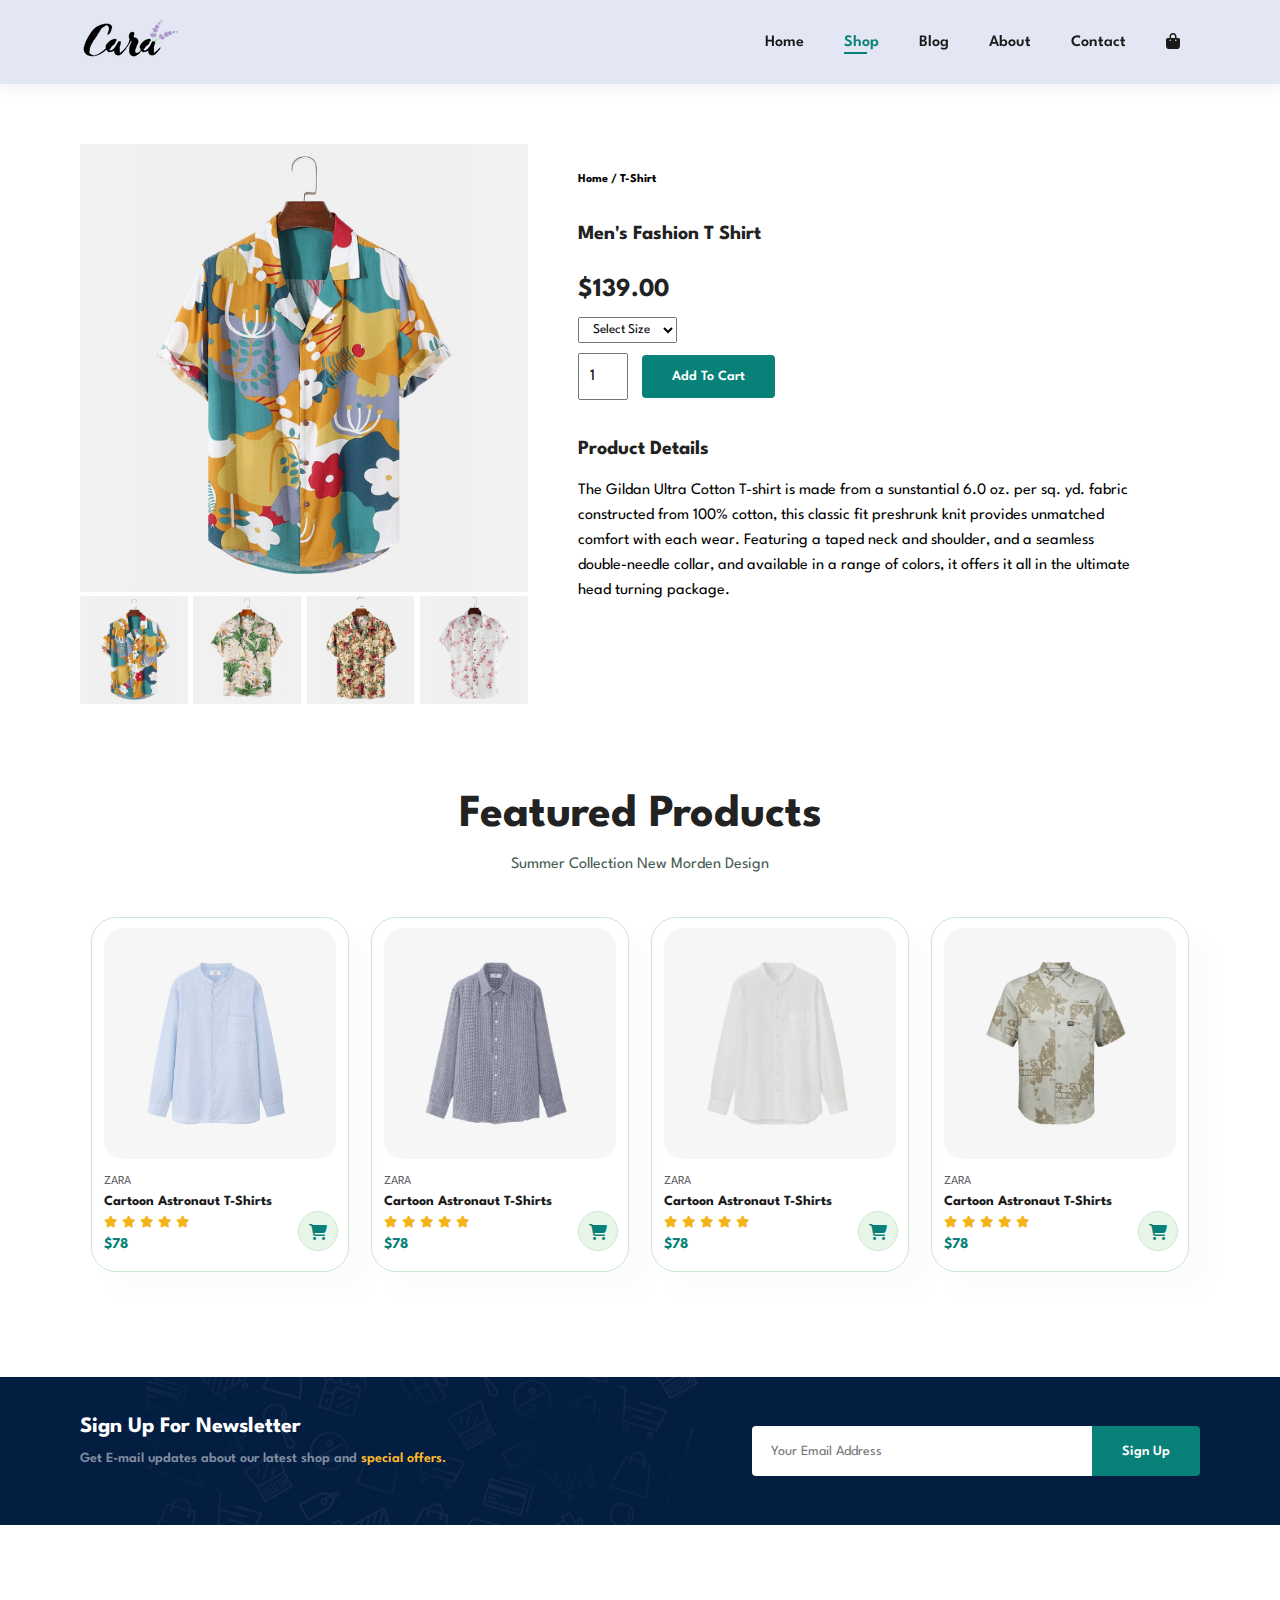
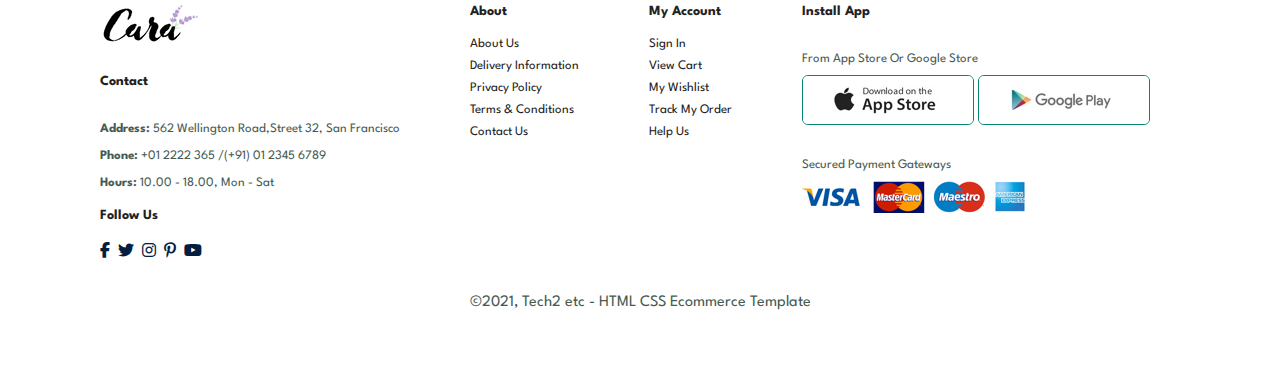
<file: sproduct.html>
<!DOCTYPE html>
<html lang="en">
  <head>
    <meta charset="UTF-8" />
    <meta name="viewport" content="width=device-width, initial-scale=1.0" />
    <title>E-Commerce</title>
    <link
      rel="stylesheet"
      href="https://cdnjs.cloudflare.com/ajax/libs/font-awesome/6.6.0/css/all.min.css"
    />
    <link rel="stylesheet" href="style.css" />
  </head>
  <body>
    <section id="header">
      <a href="#"><img src="img/logo.png" class="logo" alt="logo" /></a>

      <div>
        <ul id="navbar">
          <li><a href="index.html">Home</a></li>
          <li><a class="active" href="shop.html">Shop</a></li>
          <li><a href="blog.html">Blog</a></li>
          <li><a href="about.html">About</a></li>
          <li><a href="contact.html">Contact</a></li>
          <li id="sh-bag">
            <a href="cart.html"><i class="fa-solid fa-bag-shopping"></i></a>
          </li>
          <a href="#" id="close"><i class="far fa-times"></i></a>
        </ul>
      </div>

      <div id="mobile">
        <a href="cart.html"><i class="fa-solid fa-bag-shopping"></i></a>
        <i id="bar" class="fas fa-outdent"></i>
      </div>
    </section>
    <section id="pro-details" class="section-p1">
      <div class="single-pro-image">
        <img src="img/products/f1.jpg" width="100%" alt="" id="MainImg" />

        <div class="small-img-group">
          <div class="small-img-col">
            <img
              src="img/products/f1.jpg"
              width="100%"
              class="small-img"
              alt=""
            />
          </div>
          <div class="small-img-col">
            <img
              src="img/products/f2.jpg"
              width="100%"
              class="small-img"
              alt=""
            />
          </div>
          <div class="small-img-col">
            <img
              src="img/products/f3.jpg"
              width="100%"
              class="small-img"
              alt=""
            />
          </div>
          <div class="small-img-col">
            <img
              src="img/products/f4.jpg"
              width="100%"
              class="small-img"
              alt=""
            />
          </div>
        </div>
      </div>
      <div class="single-pro-details">
        <h6>Home / T-Shirt</h6>
        <h4>Men's Fashion T Shirt</h4>
        <h2>$139.00</h2>
        <select>
          <option>Select Size</option>
          <option>M</option>
          <option>L</option>
          <option>XL</option>
          <option>XXL</option>
          <option>Small</option>
          <option>Large</option>
        </select>
        <input type="number" value="1">
        <button class="normal">Add To Cart</button>
        <h4>Product Details</h4>
        <span>The Gildan Ultra Cotton T-shirt is made from a sunstantial 6.0 oz. per sq. yd. fabric constructed from 100% cotton, this classic fit preshrunk knit provides unmatched comfort with each wear. Featuring a taped neck and shoulder, and a seamless double-needle collar, and available in a range of colors, it offers it all in the ultimate head turning package.</span>
      </div>
    </section>
    <section id="product1" class="section-p1">
      <h2>Featured Products</h2>
      <p>Summer Collection New Morden Design</p>
      <div class="pro-container">
          <div class="pro">
              <img src="img/products/n1.jpg" alt="">
              <div class="des">
                  <span>ZARA</span>
                  <h5>Cartoon Astronaut T-Shirts</h5>
                  <div class="star">
                      <i class="fas fa-star"></i>
                      <i class="fas fa-star"></i>
                      <i class="fas fa-star"></i>
                      <i class="fas fa-star"></i>
                      <i class="fas fa-star"></i>
                  </div>
                  <h4>$78</h4>
              </div>
              <a href="#"><i class="fas fa-shopping-cart cart"></i></a>
          </div>
          <div class="pro">
              <img src="img/products/n2.jpg" alt="">
              <div class="des">
                  <span>ZARA</span>
                  <h5>Cartoon Astronaut T-Shirts</h5>
                  <div class="star">
                      <i class="fas fa-star"></i>
                      <i class="fas fa-star"></i>
                      <i class="fas fa-star"></i>
                      <i class="fas fa-star"></i>
                      <i class="fas fa-star"></i>
                  </div>
                  <h4>$78</h4>
              </div>
              <a href="#"><i class="fas fa-shopping-cart cart"></i></a>
          </div>
          <div class="pro">
              <img src="img/products/n3.jpg" alt="">
              <div class="des">
                  <span>ZARA</span>
                  <h5>Cartoon Astronaut T-Shirts</h5>
                  <div class="star">
                      <i class="fas fa-star"></i>
                      <i class="fas fa-star"></i>
                      <i class="fas fa-star"></i>
                      <i class="fas fa-star"></i>
                      <i class="fas fa-star"></i>
                  </div>
                  <h4>$78</h4>
              </div>
              <a href="#"><i class="fas fa-shopping-cart cart"></i></a>
          </div>
          <div class="pro">
              <img src="img/products/n4.jpg" alt="">
              <div class="des">
                  <span>ZARA</span>
                  <h5>Cartoon Astronaut T-Shirts</h5>
                  <div class="star">
                      <i class="fas fa-star"></i>
                      <i class="fas fa-star"></i>
                      <i class="fas fa-star"></i>
                      <i class="fas fa-star"></i>
                      <i class="fas fa-star"></i>
                  </div>
                  <h4>$78</h4>
              </div>
              <a href="#"><i class="fas fa-shopping-cart cart"></i></a>
          </div>
      </div>
     </section>
    <section id="newsletter" class="section-p1 section-m1">
      <div class="newstext">
        <h4>Sign Up For Newsletter</h4>
        <p>
          Get E-mail updates about our latest shop and
          <span>special offers.</span>
        </p>
        <p></p>
      </div>
      <div class="form">
        <input type="text" placeholder="Your Email Address" />
        <button class="normal">Sign Up</button>
      </div>
    </section>
    <footer class="section-p1">
      <div class="col">
        <img class="logo" src="img/logo.png" alt="" />
        <h4>Contact</h4>
        <p>
          <strong>Address: </strong>562 Wellington Road,Street 32, San Francisco
        </p>
        <p><strong>Phone: </strong>+01 2222 365 /(+91) 01 2345 6789</p>
        <p><strong>Hours: </strong>10.00 - 18.00, Mon - Sat</p>
        <div class="follow">
          <h4>Follow Us</h4>
          <div class="icon">
            <i class="fab fa-facebook-f"></i>
            <i class="fab fa-twitter"></i>
            <i class="fab fa-instagram"></i>
            <i class="fab fa-pinterest-p"></i>
            <i class="fab fa-youtube"></i>
          </div>
        </div>
      </div>
      <div class="col">
        <h4>About</h4>
        <a href="#">About Us</a>
        <a href="#">Delivery Information</a>
        <a href="#">Privacy Policy</a>
        <a href="#">Terms & Conditions</a>
        <a href="#">Contact Us</a>
      </div>

      <div class="col">
        <h4>My Account</h4>
        <a href="#">Sign In</a>
        <a href="#">View Cart</a>
        <a href="#">My Wishlist</a>
        <a href="#">Track My Order</a>
        <a href="#">Help Us</a>
      </div>

      <div class="col install">
        <h4>Install App</h4>
        <p>From App Store Or Google Store</p>
        <div class="row">
          <img src="img/pay/app.jpg" alt="" />
          <img src="img/pay/play.jpg" alt="" />
        </div>
        <p>Secured Payment Gateways</p>
        <img src="img/pay/pay.png" alt="" />
      </div>

      <div class="copyright">
        <p>&COPY;2021, Tech2 etc - HTML CSS Ecommerce Template</p>
      </div>
    </footer>

    
    <script>
      var MainImg = document.getElementById('MainImg');
      var smallimg = document.getElementsByClassName('small-img');

      smallimg[0].onclick = function() {
        MainImg.src = smallimg[0].src;
      }
      smallimg[1].onclick = function() {
        MainImg.src = smallimg[1].src;
      }
      smallimg[2].onclick = function() {
        MainImg.src = smallimg[2].src;
      }
      smallimg[3].onclick = function() {
        MainImg.src = smallimg[3].src;
      }
    </script>
    <script src="script.js"></script>
  </body>
</html>
</file>
<file: style.css>
@import url("https://fonts.googleapis.com/css2?family=League+Spartan:wght@100..900&display=swap");
* {
  margin: 0;
  padding: 0;
  box-sizing: border-box;
  font-family: "League Spartan", sans-serif;
}
h1 {
  font-size: 50px;
  line-height: 64px;
  color: #222;
}
h2 {
  font-size: 46px;
  line-height: 54px;
  color: #222;
}
h4 {
  font-size: 20px;
  color: #222;
}
h6 {
  font-weight: 700;
  font-size: 12px;
}
p {
  font-size: 16px;
  color: #465b52;
  margin: 15px 0 20px 0;
}
.section-p1 {
  padding: 40px 80px;
}
.section-m1 {
  margin: 40px 0;
}
button.normal {
  font-size: 14px;
  font-weight: 600;
  padding: 15px 30px;
  color: #000;
  border-color: #fff;
  border-radius: 4px;
  cursor: pointer;
  border: none;
  outline: none;
  transform: 0.2s;
}
button.white {
  font-size: 13px;
  font-weight: 600;
  padding: 11px 18px;
  color: #fff;
  background-color: transparent;
  cursor: pointer;
  border: 1px solid white;
  outline: none;
  transform: 0.2s;
}

body {
  width: 100%;
}

/* header start */
#header {
  display: flex;
  background: #e3e6f3;
  justify-content: space-between;
  padding: 20px 80px;
  align-items: center;
  box-shadow: 0px 5px 15px rgba(0, 0, 0, 0.06);
  z-index: 999;
  position: sticky;
  top: 0;
  left: 0;
}
#navbar {
  display: flex;
  align-items: center;
  justify-content: center;
}
#navbar li {
  list-style: none;
  padding: 0px 20px;
  position: relative;
}
#navbar li a {
  text-decoration: none;
  font-size: 16px;
  font-weight: 600;
  color: #1a1a1a;
  transition: 0.3s ease;
}
#navbar li a:hover,
#navbar li a.active {
  color: #088178;
}
#navbar li a.active::after,
#navbar li a:hover::after {
  content: "";
  position: absolute;
  width: 30%;
  height: 2px;
  background-color: #088178;
  bottom: -4px;
  left: 20px;
}
#mobile {
  display: none;
  align-items: center;
}
#close {
  display: none;
}
/* Home Page */
#hero {
  background-image: url("img/hero4.png");
  height: 90vh;
  width: 100%;
  background-position: top 25% right 0%;
  background-size: cover;
  padding: 0px 80px;
  display: flex;
  flex-direction: column;
  align-items: flex-start;
  justify-content: center;
}
#hero h4 {
  padding-bottom: 15px;
}
#hero h1 {
  color: #088178;
}
#hero button {
  background-image: url("img/button.png");
  background-color: transparent;
  color: #088178;
  border: 0;
  padding: 15px 80px;
  font-weight: 700;
  font-size: 15px;
  background-repeat: no-repeat;
  cursor: pointer;
}
#feature {
  display: flex;
  align-items: center;
  justify-content: space-between;
  flex-wrap: wrap;
}
#feature .fe-box {
  width: 180px;
  padding: 25px 15px;
  text-align: center;
  box-shadow: 20px 20px 34px rgba(0, 0, 0, 0.03);
  border: 1px solid #cce7d0;
  border-radius: 4px;
  margin: 15px 0px;
}
#feature .fe-box:hover {
  box-shadow: 10px 10px 54px rgba(76, 62, 221, 0.1);
}
#feature .fe-box img {
  width: 100%;
  margin-bottom: 10px;
}
#feature .fe-box h6 {
  display: inline-block;
  padding: 9px 6px;
  border-radius: 4px;
  color: #088178;
  background-color: #fddde4;
  line-height: 1;
}
#feature .fe-box:nth-child(2) h6 {
  background-color: #cdebbc;
}
#feature .fe-box:nth-child(3) h6 {
  background-color: #d1e8f2;
}
#feature .fe-box:nth-child(4) h6 {
  background-color: #cdd4f8;
}
#feature .fe-box:nth-child(5) h6 {
  background-color: #f6dbf6;
}
#feature .fe-box:nth-child(6) h6 {
  background-color: #fff2e5;
}

#product1 {
  text-align: center;
}
#product1 .pro-container {
  display: flex;
  justify-content: space-around;
  padding: 10px 0px;
  flex-wrap: wrap;
}
#product1 .pro {
  width: 23%;
  min-width: 250px;
  border: 1px solid #cce7d0;
  padding: 10px 12px;
  border-radius: 25px;
  cursor: pointer;
  box-shadow: 20px 20px 30px rgba(0, 0, 0, 0.02);
  transition: 0.6s ease;
  margin: 15px 0px;
  position: relative;
}
#product1 .pro:hover {
  box-shadow: 20px 20px 30px rgba(0, 0, 0, 0.06);
}
#product1 .pro img {
  width: 100%;
  border-radius: 20px;
}
#product1 .pro .des {
  text-align: start;
  padding: 10px 0px;
}
#product1 .pro .des span {
  color: #606063;
  font-size: 12px;
}
#product1 .pro .des h5 {
  padding: 7px 0px;
  font-size: 14px;
  color: #1a1a1a;
}
#product1 .pro .des i {
  font-size: 12px;
  color: rgb(243, 181, 25);
}
#product1 .pro .des h4 {
  padding-top: 7px;
  font-size: 15px;
  font-weight: 700;
  color: #088178;
}
#product1 .pro .cart {
  width: 40px;
  height: 40px;
  line-height: 40px;
  border-radius: 50px;
  background-color: #e8f6ea;
  font-weight: 600;
  color: #088178;
  border: 1px solid #cce7d0;
  position: absolute;
  bottom: 20px;
  right: 10px;
}
#banner {
  display: flex;
  flex-direction: column;
  justify-content: center;
  text-align: center;
  align-items: center;
  background-image: url("img/banner/b2.jpg");
  width: 100%;
  height: 40vh;
  background-size: cover;
  background-position: center;
}
#banner h4 {
  color: white;
  font-size: 15px;
}
#banner h2 {
  color: white;
  font-size: 30px;
  padding: 10px 0px;
}
#banner h2 span {
  color: red;
  font-size: 30px;
}
#banner button:hover {
  background-color: #088178;
  color: white;
}
#sm-banner {
  display: flex;
  justify-content: space-between;
  flex-wrap: wrap;
}
#sm-banner .banner-box {
  display: flex;
  flex-direction: column;
  justify-content: center;
  align-items: flex-start;
  background-image: url("img/banner/b17.jpg");
  min-width: 580px;
  height: 50vh;
  background-size: cover;
  background-position: center;
  padding: 30px;
}
#sm-banner .banner-box2 {
  background-image: url("img/banner/b10.jpg");
}
#sm-banner h4 {
  color: white;
  font: 20px;
  font-weight: 300;
}
#sm-banner h2 {
  color: #fff;
  font: 28px;
  font-weight: 800;
}
#sm-banner span {
  color: white;
  font: 14px;
  font-weight: 500;
  padding-bottom: 15px;
}
#sm-banner .banner-box:hover button {
  background: #088178;
  border: 1px solid #088178;
}
#banner3 {
  display: flex;
  justify-content: space-around;
  padding: 0px 80px;
  flex-wrap: wrap;
}
#banner3 .banner-box {
  display: flex;
  flex-direction: column;
  justify-content: center;
  align-items: flex-start;
  background-image: url("img/banner/b7.jpg");
  min-width: 30%;
  height: 30vh;
  background-size: cover;
  background-position: center;
  padding: 20px;
  margin-bottom: 20px;
}
#banner3 .banner-box2 {
  background-image: url("img/banner/b4.jpg");
}
#banner3 .banner-box3 {
  background-image: url("img/banner/b18.jpg");
}
#banner3 .banner-box h2 {
  color: white;
  font-size: 22px;
  font-weight: 900;
}
#banner3 .banner-box h3 {
  color: #ec544e;
  font-weight: 800;
  font-size: 15px;
}
#newsletter {
  display: flex;
  justify-content: space-between;
  flex-wrap: wrap;
  align-items: center;
  background-image: url("img/banner/b14.png");
  background-repeat: no-repeat;
  background-position: 20% 30%;
  background-color: #041e42;
}
#newsletter h4 {
  font-size: 22px;
  font-weight: 700;
  color: #fff;
}
#newsletter p {
  font-size: 14px;
  font-weight: 600;
  color: #818ea0;
}
#newsletter p span {
  color: #ffbd27;
}
#newsletter .form {
  display: flex;
  width: 40%;
}
#newsletter input {
  height: 3.125rem;
  padding: 0 1.25em;
  font-size: 14px;
  width: 100%;
  border: 1px solid transparent;
  border-radius: 4px;
  border-top-right-radius: 0;
  border-bottom-right-radius: 0;
  outline: none;
}
#newsletter button {
  background-color: #088178;
  color: #fff;
  white-space: nowrap;
  border-top-left-radius: 0;
  border-bottom-left-radius: 0;
}
footer {
  display: flex;
  justify-content: space-between;
  flex-wrap: wrap;
}
footer .col {
  display: flex;
  flex-direction: column;
  align-items: flex-start;
  margin-bottom: 20px;
  padding: 0 50px 0 20px;
}
footer .logo {
  margin-bottom: 30px;
}
footer h4 {
  font-size: 14px;
  margin-bottom: 20px;
}
footer .col p {
  font-size: 13px;
  margin-bottom: 0px;
}
footer a {
  font-size: 13px;
  text-decoration: none;
  color: #222;
  margin-bottom: 10px;
}
footer .follow {
  margin-top: 20px;
}
footer .follow i {
  color: #041e42;
  padding-right: 4px;
  cursor: pointer;
}
footer .install .row img {
  border: 1px solid #088178;
  border-radius: 6px;
}
footer .install img {
  margin: 10px 0 15px 0;
}
footer .follow i:hover,
footer a:hover {
  color: #088178;
}
footer .copyright {
  width: 100%;
  text-align: center;
}
/*? Shop Page */
#page-header {
  background-image: url("img/banner/b1.jpg");
  width: 100%;
  height: 40vh;
  display: flex;
  text-align: center;
  justify-content: center;
  flex-direction: column;
  padding: 14px;
}
#page-header h2,
#page-header p {
  color: #fff;
}
#pagination {
  text-align: center;
}
#pagination a {
  text-decoration: none;
  background-color: #088178;
  color: #fff;
  font-weight: 600;
  padding: 15px 20px;
  border-radius: 6px;
}
#pagination a i {
  font-size: 16px;
  font-weight: 600;
}
/*? Single Product */
#pro-details {
  display: flex;
  margin-top: 20px;
}
#pro-details .single-pro-image {
  width: 40%;
  margin-right: 50px;
}
.small-img-group {
  display: flex;
  justify-content: space-between;
}
.small-img-col {
  flex-basis: 24%;
  cursor: pointer;
}
#pro-details .single-pro-details {
  width: 50%;
  padding-top: 30px;
}
#pro-details .single-pro-details h4 {
  padding: 40px 0 20px 0;
}
#pro-details .single-pro-details h2 {
  font-size: 26px;
}
#pro-details .single-pro-details select {
  display: block;
  padding: 5px 10px;
  margin-bottom: 10px;
}
#pro-details .single-pro-details input {
  width: 50px;
  height: 47px;
  padding-left: 10px;
  font-size: 16px;
  margin-right: 10px;
}
#pro-details .single-pro-details input:focus {
  outline: none;
}
#pro-details .single-pro-details button {
  background-color: #088178;
  color: #fff;
}
#pro-details .single-pro-details span {
  line-height: 25px;
}
/*? Blog section */
#page-header.blog-header {
  background-image: url("img/banner/b19.jpg");
}
#blog {
  padding: 150px 150px 0 150px;
}
#blog .blog-box {
  position: relative;
  display: flex;
  align-items: center;
  width: 100%;
  padding-bottom: 90px;
}
#blog .blog-img {
  width: 50%;
  margin-right: 40px;
}
#blog img {
  width: 100%;
  height: 300px;
  object-fit: cover;
}
#blog .blog-details {
  width: 50%;
}
#blog .blog-details a {
  position: relative;
  text-decoration: none;
  font-size: 11px;
  color: #000;
  font-weight: 700;
  transition: 0.3s;
}
#blog .blog-details a::after {
  content: "";
  width: 50px;
  height: 1px;
  background-color: #000;
  position: absolute;
  top: 4px;
  right: -60px;
}
#blog .blog-details a:hover {
  color: #088178;
}
#blog .blog-details a:hover::after {
  background-color: #088178;
}
#blog .blog-box h1 {
  position: absolute;
  top: -40px;
  left: 0;
  font-size: 70px;
  font-weight: 700;
  z-index: -9;
  color: #c9cbce;
}
/*? About section */
#page-header.about-header {
  background-image: url("img/about/banner.png");
}
#about-header {
  display: flex;
  align-items: center;
}
#about-header img {
  width: 50%;
  height: auto;
}
#about-header div {
  padding-left: 40px;
}
#about-app {
  text-align: center;
}
#about-app .video {
  width: 70%;
  height: 100%;
  margin: 30px auto 0 auto;
}
#about-app video {
  width: 100%;
  height: 100%;
  border-radius: 20px;
}
/*? Contact section  */
#conatact-details {
  display: flex;
  justify-content: space-between;
  align-items: center;
}
#contact-details .details {
  width: 40%;
}
#contact-details .details span,
#form-datails form span {
  font-size: 12px;
}
#contact-details .details h2,
#form-datails form h2 {
  font-size: 24px;
  line-height: 35px;
  padding: 20px 0;
}
#contact-details .details h3 {
  font-size: 16px;
  padding-bottom: 15px;
}
#contact-details .details li {
  list-style: none;
  display: flex;
  padding: 10px 0;
}
#contact-details .details i {
  font-size: 14px;
  padding-right: 22px;
}
#contact-details .details li p {
  font-size: 14px;
}
#contact-details .map {
  width: 55%;
  height: 400px;
}
#contact-details .map iframe {
  width: 100%;
  height: 100%;
}
#form-datails {
  display: flex;
  justify-content: space-between;
  margin: 30px;
  padding: 80px;
  border: 1px solid #e1e1e1;
}
#form-datails form {
  width: 65%;
  display: flex;
  flex-direction: column;
  align-items: flex-start;
}
#form-datails form input,
#form-datails form textarea {
  width: 100%;
  padding: 12px 15px;
  outline: none;
  margin-bottom: 20px;
  border: 1px solid #e1e1e1;
}
#form-datails form button {
  background-color: #088178;
  color: #fff;
}
#form-datails .people div {
  padding-bottom: 25px;
  display: flex;
  align-items: flex-start;
}
#form-datails .people div img {
  width: 65px;
  height: 65px;
  object-fit: cover;
  margin-right: 15px;
}
#form-datails .people div p {
  margin: 0;
  font-size: 13px;
  line-height: 25px;
}
#form-datails .people div p span {
  display: block;
  font-size: 16px;
  font-weight: 600;
  color: #000;
}
/*? cart page  */
#cart{
  overflow-x: auto;
}
#cart table {
  width: 100%;
  border-collapse: collapse;
  table-layout: fixed;
  white-space: nowrap;
}
#cart table img {
  width: 70px;
}
#cart table td:nth-child(1) {
  width: 100px;
  text-align: center;
}
#cart table td:nth-child(2) {
  width: 150px;
  text-align: center;
}
#cart table td:nth-child(3) {
  width: 250px;
  text-align: center;
}
#cart table td:nth-child(4),
#cart table td:nth-child(5),
#cart table td:nth-child(6) {
  width: 150px;
  text-align: center;
}
#cart table td:nth-child(5) input{
  width: 70px;
  padding: 10px 5px 10px 15px;
}
#cart table thead{
  border: 1px solid#e2e9e1;
  border-left: none;
  border-right: none;
} 
#cart table thead td{
  font-weight: 700;
  text-transform: uppercase;
  font-size: 13px;
  padding: 18px 0;
}
#cart table tbody tr td{
  padding-top: 15px;
}
#cart table tbody  td{
 font-size: 13px;
}
#cart-add{
  display: flex;
  flex-wrap: wrap;
  justify-content: space-between;
}
#coupon{
 width: 50%;
 margin-bottom: 30px;
}
#coupon h3,
#subtotal h3{
  padding-bottom: 15px;
}
#coupon input{
  padding: 10px 20px;
  outline: none;
  width: 60%;
  margin-right: 10px;
  border: 1px solid #e2e9e1;
}
#coupon button,
#subtotal button{
  background-color: #088178;
  color: #fff;
  padding: 12px 20px;
}
#subtotal{
  width: 50%;
  margin-bottom: 30px;
  border:1px solid #e2e9e1 ;
  padding: 30px;
}
#subtotal table{
  border-collapse: collapse;
  width: 100%;
  margin-bottom: 20px;
}
#subtotal table td{
  width: 50%;
  border: 1px solid #e2e9e1;
  padding: 10px;
  font-size: 13px;
}

/*? Responsiveness medium device */
@media (max-width: 799px) {
  .section-p1 {
    padding: 40px 40px;
  }
  #navbar {
    display: flex;
    flex-direction: column;
    align-items: flex-start;
    justify-content: flex-start;
    padding: 80px 0 0 10px;
    height: 100vh;
    width: 250px;
    background-color: #e3e6f3;
    position: fixed;
    top: 0;
    right: -250px;
    box-shadow: 0px 40px 60px rgba(0, 0, 0, 0.1);
    transition: 0.3s;
  }
  #navbar.active {
    right: 0;
  }
  #navbar li {
    margin-bottom: 25px;
  }
  #mobile {
    display: flex;
    align-items: center;
  }
  #mobile i {
    color: #1a1a1a;
    font-size: 24px;
    padding-left: 20px;
  }
  #close {
    display: initial;
    position: absolute;
    left: 30px;
    top: 30px;
    font-size: 24px;
    color: #222;
  }
  #sh-bag {
    display: none;
  }
  #hero {
    height: 70vh;
    padding: 0 80px;
    background-position: top 30% right 30%;
  }
  #feature {
    justify-content: center;
  }
  #feature .fe-box {
    margin: 15px;
  }
  #product .pro-container {
    justify-content: center;
  }
  #product .pro {
    margin: 15px;
  }
  #banner {
    height: 20vh;
  }
  #sm-banner .banner-box {
    height: 30vh;
    min-width: 100%;
  }
  #banner3 {
    padding: 0 40px;
  }
  #banner3 .banner-box {
    width: 28%;
  }
  #newsletter .form {
    width: 70%;
  }
  /* contact page  */
  #contact-details {
    display: flex;
  }
  #form-datails {
    padding: 40px;
  }
  #form-datails form {
    width: 50%;
  }
}
@media (max-width: 477px) {
  .section-p1 {
    padding: 20px;
  }
  #header {
    padding: 10px 30px;
  }
  h1 {
    font-size: 38px;
  }
  h2 {
    font-size: 32px;
  }
  #hero {
    padding: 0px 20px;
    background-position: 55%;
  }
  #feature {
    justify-content: space-between;
  }
  #feature .fe-box {
    width: 145px;
    margin: 15px;
  }
  #product .pro {
    width: 100%;
  }
  #banner {
    height: 40vh;
  }
  #sm-banner .banner-box {
    height: 40vh;
  }
  #sm-banner .banner-box2 {
    margin-top: 20px;
  }
  #banner3 {
    padding: 0 20px;
  }
  #banner3 .banner-box {
    width: 100%;
  }
  #newsletter {
    padding: 40px 20px;
  }
  #newsletter .form {
    width: 100%;
  }
  footer .copyright {
    text-align: start;
  }
  /* Single Product */
  #pro-details {
    display: flex;
    flex-direction: column;
  }
  #pro-details .single-pro-image {
    width: 100%;
    margin-right: 0px;
  }
  #pro-details .single-pro-details {
    width: 100%;
  }
  /*? Blog Page */
  #blog {
    padding: 100px 20px 0 20px;
  }
  #blog .blog-box {
    display: flex;
    flex-direction: column;
    align-items: flex-start;
  }
  #blog .blog-img {
    width: 100%;
    margin-right: 0px;
    margin-bottom: 30px;
  }
  #blog .blog-details {
    width: 100%;
  }
  /*? About Page */
  #about-header {
    flex-direction: column;
  }
  #about-header img {
    width: 100%;
    margin-bottom: 20px;
  }
  #about-header img {
    width: 100%;
    margin-bottom: 20px;
  }
  #about-header div {
    padding-left: 0;
  }
  #about-app .video {
    width: 100%;
  }
  #feature .fe-box {
    width: 130px;
    margin: 15px;
  }
  /* contact page  */
  #contact-details {
    flex-direction: column;
  }
  #contact-details .details {
    width: 100%;
    margin-bottom: 30px;
  }
  #contact-details .map {
    width: 100%;
  }
  #form-datails {
    margin: 10px;
    padding: 30px 10px;
    flex-wrap: wrap;
  }
  #form-datails .form {
    width: 100%;
    margin-bottom: 30px;
  }
  /* cartpage  */
  #cart-add{
    flex-direction: column;
  }
  #coupon{
    width: 100%;
  }
  #subtotal{
    width: 100%;
    padding: 20px;
  }
}
</file>
